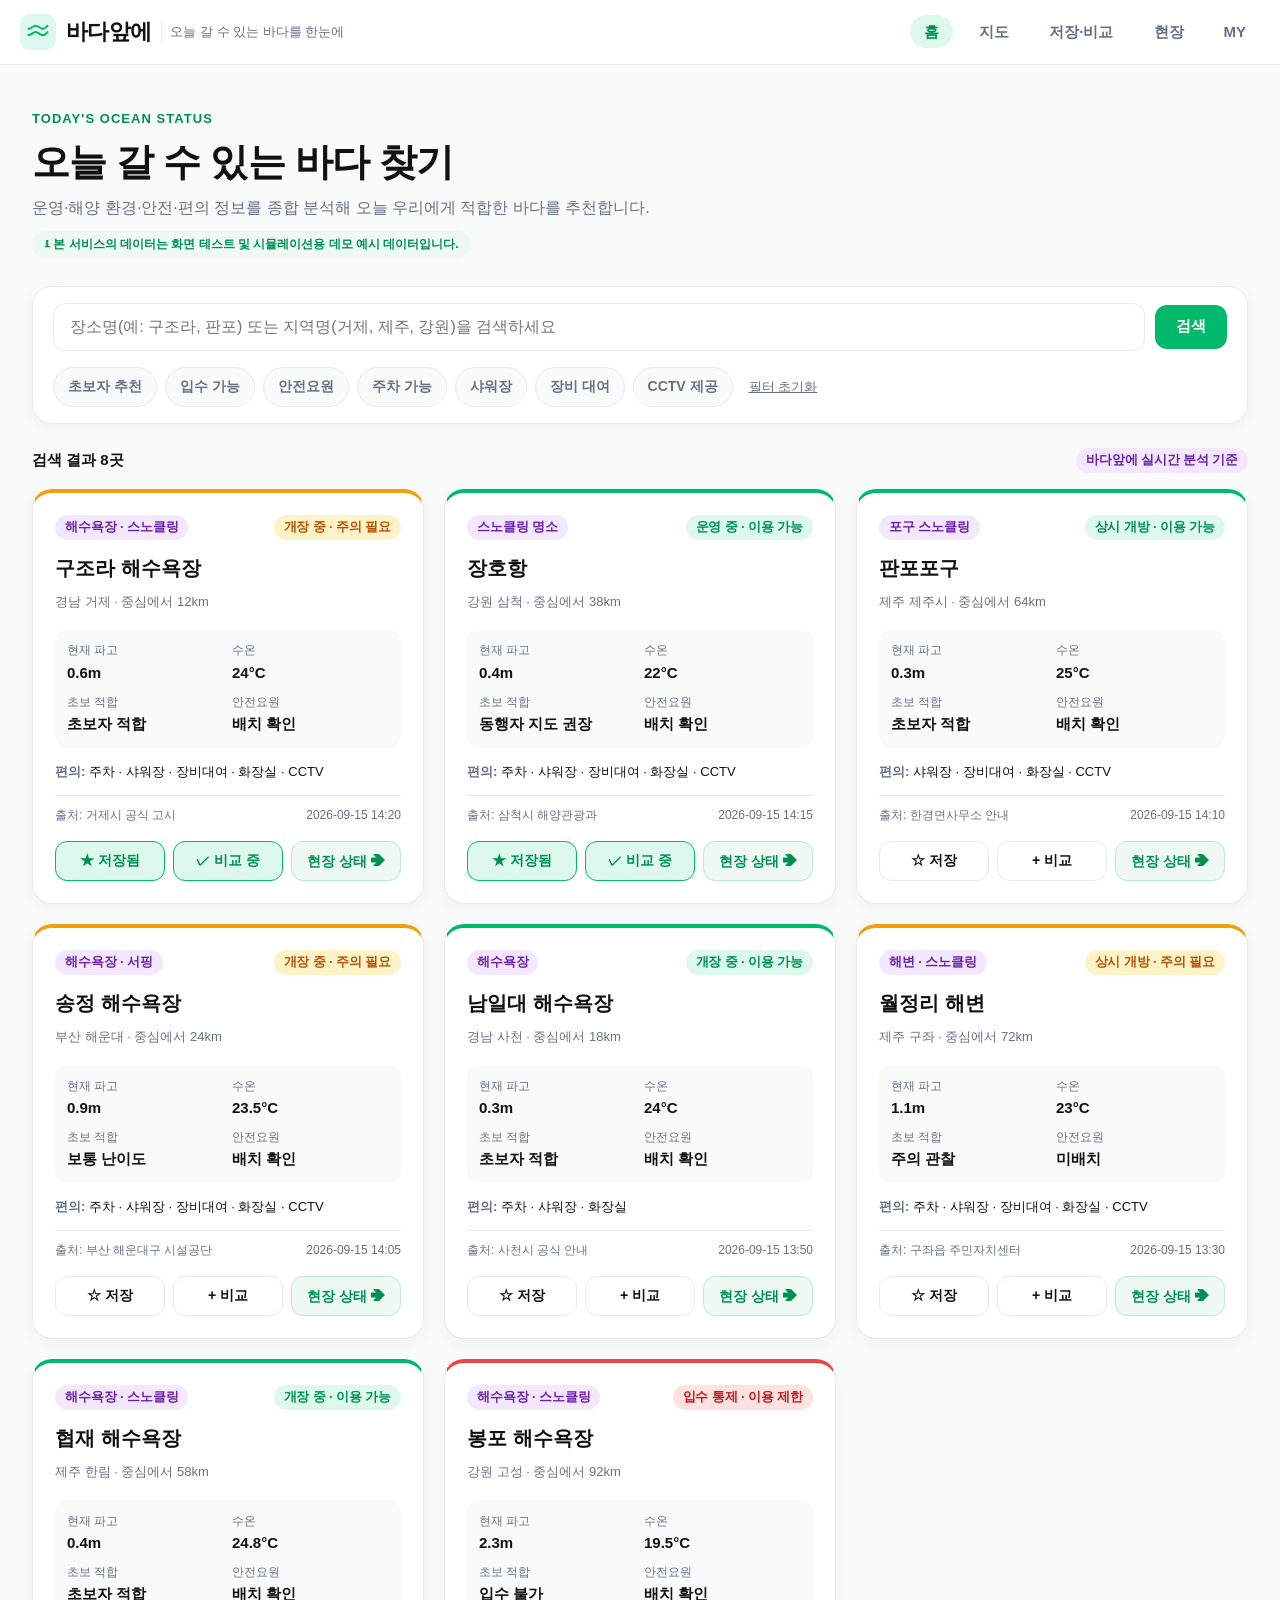
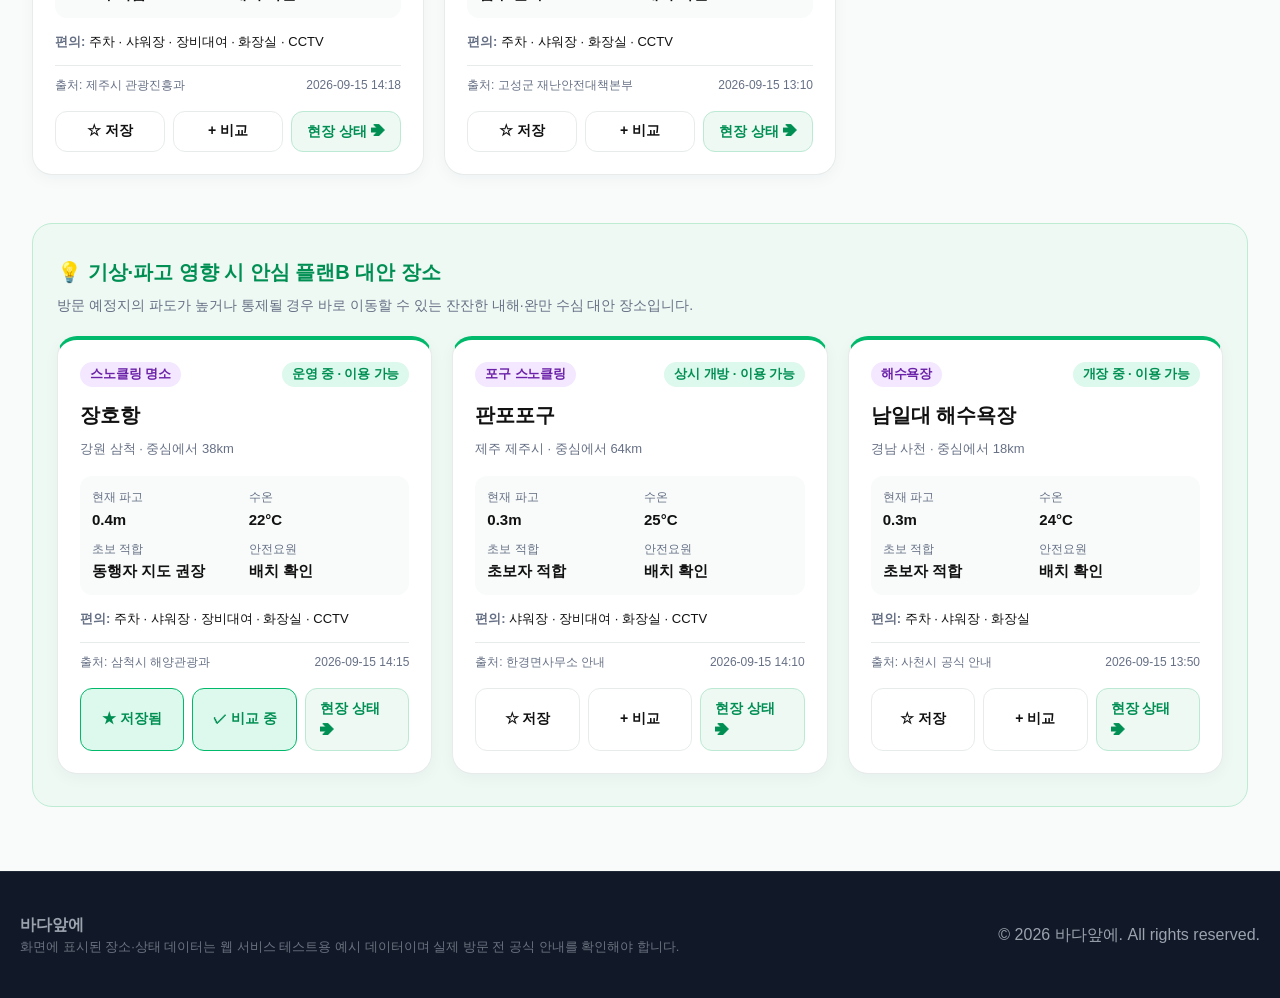
<file: TVC-1/index.html>
<!DOCTYPE html>
<html lang="ko">
<head>
  <meta charset="UTF-8">
  <meta name="viewport" content="width=device-width, initial-scale=1.0">
  <title>바다앞에 | 홈 - 오늘 갈 수 있는 바다를 한눈에</title>
  <meta name="description" content="전국 해수욕장과 스노클링 장소의 운영 상태, 해양 환경, 안전 정보, 편의시설을 실시간 확인하고 오늘 방문할 최적의 바다를 찾아보세요.">
  <link rel="stylesheet" href="styles.css">
</head>
<body>
  <!-- 본문 바로가기 -->
  <a href="#main-content" class="skip-link">본문 바로가기</a>

  <!-- 상단 헤더 & PC 네비게이션 -->
  <header class="site-header">
    <div class="site-header__container">
      <a href="index.html" class="site-header__brand" aria-label="바다앞에 홈">
        <span class="site-header__symbol" aria-hidden="true">
          <svg viewBox="0 0 28 20" fill="none" class="site-header__svg">
            <path d="M2 14C5.5 14 7.5 10 11 10C14.5 10 16.5 14 20 14C23.5 14 24.5 12 26 10" stroke="currentColor" stroke-width="2.6" stroke-linecap="round"/>
            <path d="M2 6C5.5 6 7.5 2 11 2C14.5 2 16.5 6 20 6C23.5 6 24.5 4 26 2" stroke="currentColor" stroke-width="2.6" stroke-linecap="round"/>
          </svg>
        </span>
        <span class="site-header__title">바다앞에</span>
        <span class="site-header__tagline">오늘 갈 수 있는 바다를 한눈에</span>
      </a>

      <!-- PC/태블릿 상단 메뉴 -->
      <nav class="site-nav" aria-label="주요 메뉴">
        <ul class="site-nav__list">
          <li class="site-nav__item"><a href="index.html" class="site-nav__link site-nav__link--active" aria-current="page">홈</a></li>
          <li class="site-nav__item"><a href="map.html" class="site-nav__link">지도</a></li>
          <li class="site-nav__item"><a href="saved.html" class="site-nav__link">저장·비교</a></li>
          <li class="site-nav__item"><a href="field.html" class="site-nav__link">현장</a></li>
          <li class="site-nav__item"><a href="my.html" class="site-nav__link">MY</a></li>
        </ul>
      </nav>
    </div>
  </header>

  <!-- 메인 콘텐츠 영역 -->
  <main id="main-content" class="main-wrapper">
    <!-- 헤더 섹션 -->
    <header class="page-header">
      <span class="page-header__eyebrow">TODAY'S OCEAN STATUS</span>
      <h1 class="page-header__title">오늘 갈 수 있는 바다 찾기</h1>
      <p class="page-header__desc">운영·해양 환경·안전·편의 정보를 종합 분석해 오늘 우리에게 적합한 바다를 추천합니다.</p>
      <div class="demo-disclaimer" role="note">
        <span>ℹ 본 서비스의 데이터는 화면 테스트 및 시뮬레이션용 데모 예시 데이터입니다.</span>
      </div>
    </header>

    <!-- 검색창 & 빠른 필터 섹션 -->
    <section class="home-search-bar" aria-label="장소 검색 및 필터">
      <div class="search-input-group">
        <label for="home-search-input" class="visually-hidden" style="position: absolute; width: 1px; height: 1px; overflow: hidden; clip: rect(0,0,0,0);">장소명 또는 지역 검색</label>
        <input type="search" id="home-search-input" class="search-input" placeholder="장소명(예: 구조라, 판포) 또는 지역명(거제, 제주, 강원)을 검색하세요" autocomplete="off">
        <button type="button" id="home-search-clear" class="btn-clear" aria-label="검색어 지우기">✕</button>
        <button type="button" id="home-search-btn" class="button button--primary">검색</button>
      </div>

      <div class="filters-wrapper">
        <div class="filters-row" role="group" aria-label="빠른 조건 필터">
          <button type="button" class="filter-chip" data-filter="beginner" aria-pressed="false">초보자 추천</button>
          <button type="button" class="filter-chip" data-filter="available" aria-pressed="false">입수 가능</button>
          <button type="button" class="filter-chip" data-filter="safety" aria-pressed="false">안전요원</button>
          <button type="button" class="filter-chip" data-filter="parking" aria-pressed="false">주차 가능</button>
          <button type="button" class="filter-chip" data-filter="shower" aria-pressed="false">샤워장</button>
          <button type="button" class="filter-chip" data-filter="rental" aria-pressed="false">장비 대여</button>
          <button type="button" class="filter-chip" data-filter="cctv" aria-pressed="false">CCTV 제공</button>
          <button type="button" id="home-filter-reset" class="btn-reset-filter">필터 초기화</button>
        </div>
      </div>
    </section>

    <!-- 추천 장소 카드 목록 영역 -->
    <section aria-label="장소 목록">
      <div class="results-meta">
        <span id="home-result-count" class="results-meta__count">검색 결과 계산 중...</span>
        <span class="status-badge status-badge--analysis">바다앞에 실시간 분석 기준</span>
      </div>

      <!-- 카드 그리드 (app.js 렌더링) -->
      <div id="home-places-grid" class="places-grid"></div>

      <!-- 검색 결과 없을 때 Empty State -->
      <div id="home-empty-state" class="empty-state" style="display: none;">
        <div class="empty-state__icon">🔍</div>
        <p class="empty-state__text">조건에 맞는 장소를 찾지 못했어요. 검색어나 필터를 변경해보세요.</p>
        <button type="button" class="button button--secondary" onclick="document.getElementById('home-filter-reset').click()">검색 조건 초기화</button>
      </div>
    </section>

    <!-- 상태가 좋지 않을 때의 대안 장소 섹션 -->
    <section id="home-alt-section" class="alt-places-section">
      <h2 class="alt-places-section__title">💡 기상·파고 영향 시 안심 플랜B 대안 장소</h2>
      <p class="alt-places-section__desc">방문 예정지의 파도가 높거나 통제될 경우 바로 이동할 수 있는 잔잔한 내해·완만 수심 대안 장소입니다.</p>
      <div id="home-alt-grid" class="places-grid"></div>
    </section>
  </main>

  <!-- 모바일 하단 고정 내비게이션 -->
  <nav class="mobile-nav" aria-label="모바일 하단 메뉴">
    <ul class="mobile-nav__list">
      <li class="mobile-nav__item">
        <a href="index.html" class="mobile-nav__link mobile-nav__link--active" aria-current="page">
          <span class="mobile-nav__icon">🏠</span>
          <span>홈</span>
        </a>
      </li>
      <li class="mobile-nav__item">
        <a href="map.html" class="mobile-nav__link">
          <span class="mobile-nav__icon">🗺️</span>
          <span>지도</span>
        </a>
      </li>
      <li class="mobile-nav__item">
        <a href="saved.html" class="mobile-nav__link">
          <span class="mobile-nav__icon">⚖️</span>
          <span>저장·비교</span>
        </a>
      </li>
      <li class="mobile-nav__item">
        <a href="field.html" class="mobile-nav__link">
          <span class="mobile-nav__icon">📡</span>
          <span>현장</span>
        </a>
      </li>
      <li class="mobile-nav__item">
        <a href="my.html" class="mobile-nav__link">
          <span class="mobile-nav__icon">👤</span>
          <span>MY</span>
        </a>
      </li>
    </ul>
  </nav>

  <!-- 공통 푸터 -->
  <footer class="site-footer">
    <div class="site-footer__container">
      <div>
        <strong>바다앞에</strong>
        <p class="site-footer__disclaimer">화면에 표시된 장소·상태 데이터는 웹 서비스 테스트용 예시 데이터이며 실제 방문 전 공식 안내를 확인해야 합니다.</p>
      </div>
      <p>© 2026 바다앞에. All rights reserved.</p>
    </div>
  </footer>

  <!-- 스크립트 연결 (data.js -> app.js 순서) -->
  <script src="data.js"></script>
  <script src="app.js"></script>
</body>
</html>
</file>
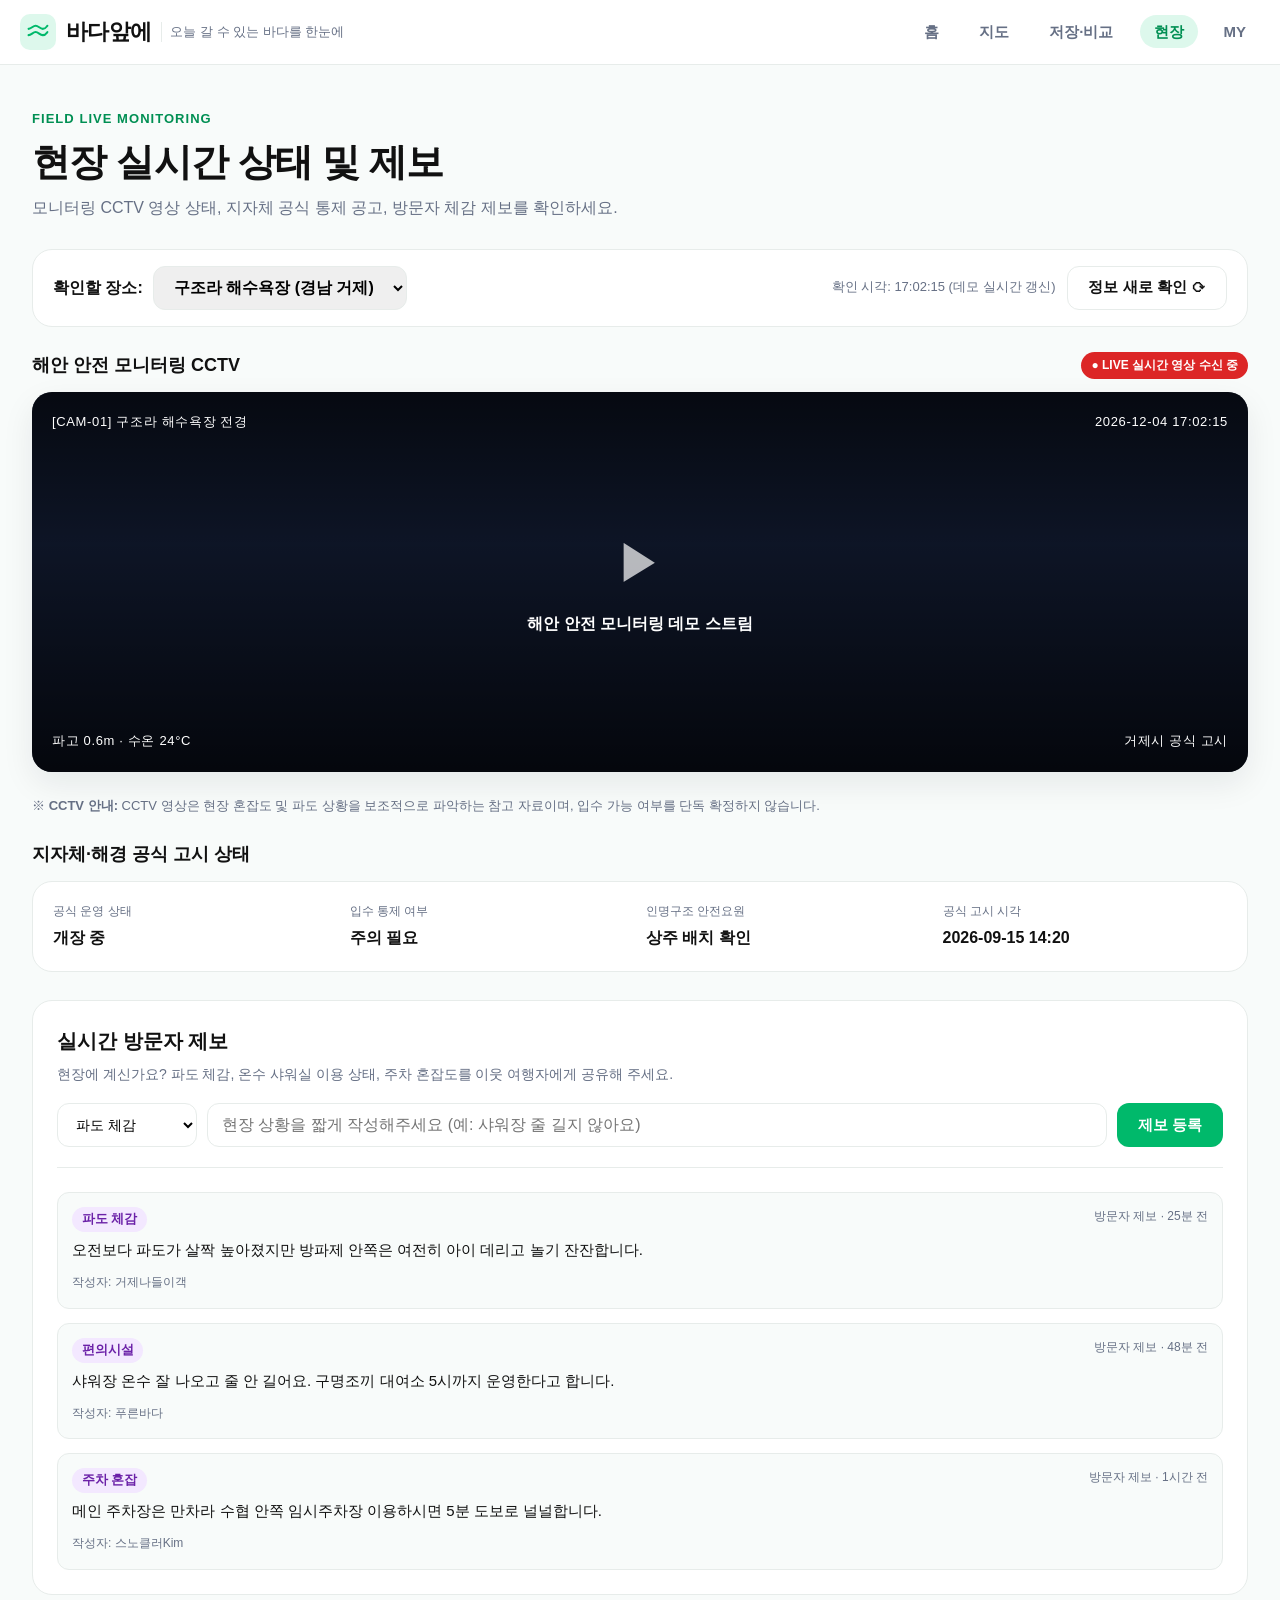
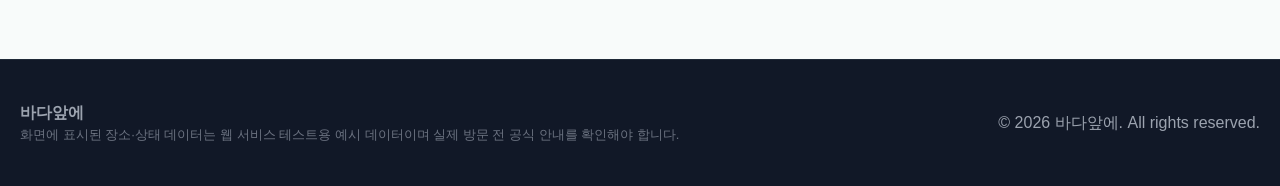
<file: TVC-1/field.html>
<!DOCTYPE html>
<html lang="ko">
<head>
  <meta charset="UTF-8">
  <meta name="viewport" content="width=device-width, initial-scale=1.0">
  <title>바다앞에 | 현장 - CCTV 및 최신 현장 제보</title>
  <meta name="description" content="선택한 해수욕장의 모니터링 CCTV 상태, 행정 공식 통제 현황, 방문자 실시간 제보를 확인하세요.">
  <link rel="stylesheet" href="styles.css">
</head>
<body>
  <!-- 본문 바로가기 -->
  <a href="#main-content" class="skip-link">본문 바로가기</a>

  <!-- 상단 헤더 & PC 네비게이션 -->
  <header class="site-header">
    <div class="site-header__container">
      <a href="index.html" class="site-header__brand" aria-label="바다앞에 홈">
        <span class="site-header__symbol" aria-hidden="true">
          <svg viewBox="0 0 28 20" fill="none" class="site-header__svg">
            <path d="M2 14C5.5 14 7.5 10 11 10C14.5 10 16.5 14 20 14C23.5 14 24.5 12 26 10" stroke="currentColor" stroke-width="2.6" stroke-linecap="round"/>
            <path d="M2 6C5.5 6 7.5 2 11 2C14.5 2 16.5 6 20 6C23.5 6 24.5 4 26 2" stroke="currentColor" stroke-width="2.6" stroke-linecap="round"/>
          </svg>
        </span>
        <span class="site-header__title">바다앞에</span>
        <span class="site-header__tagline">오늘 갈 수 있는 바다를 한눈에</span>
      </a>

      <!-- PC/태블릿 상단 메뉴 -->
      <nav class="site-nav" aria-label="주요 메뉴">
        <ul class="site-nav__list">
          <li class="site-nav__item"><a href="index.html" class="site-nav__link">홈</a></li>
          <li class="site-nav__item"><a href="map.html" class="site-nav__link">지도</a></li>
          <li class="site-nav__item"><a href="saved.html" class="site-nav__link">저장·비교</a></li>
          <li class="site-nav__item"><a href="field.html" class="site-nav__link site-nav__link--active" aria-current="page">현장</a></li>
          <li class="site-nav__item"><a href="my.html" class="site-nav__link">MY</a></li>
        </ul>
      </nav>
    </div>
  </header>

  <!-- 메인 콘텐츠 영역 -->
  <main id="main-content" class="main-wrapper">
    <header class="page-header">
      <span class="page-header__eyebrow">FIELD LIVE MONITORING</span>
      <h1 class="page-header__title">현장 실시간 상태 및 제보</h1>
      <p class="page-header__desc">모니터링 CCTV 영상 상태, 지자체 공식 통제 공고, 방문자 체감 제보를 확인하세요.</p>
    </header>

    <!-- 장소 선택 드롭다운 및 새로고침 바 -->
    <section class="field-selector-bar" aria-label="모니터링 장소 선택">
      <div class="field-select-group">
        <label for="field-place-select" style="font-weight: 700;">확인할 장소:</label>
        <select id="field-place-select" class="field-select">
          <!-- app.js에서 8개 장소 옵션 생성 -->
        </select>
      </div>

      <div style="display: flex; align-items: center; gap: 12px;">
        <span id="field-refresh-time" style="font-size: 0.8125rem; color: var(--color-text-muted);">확인 시각 갱신 중...</span>
        <button type="button" id="field-refresh-btn" class="button button--secondary">정보 새로 확인 ⟳</button>
      </div>
    </section>

    <!-- CCTV 모니터링 영역 -->
    <section class="cctv-section" aria-label="해안 CCTV 모니터링">
      <div style="display: flex; justify-content: space-between; align-items: center; margin-bottom: 12px;">
        <h2 style="font-size: 1.125rem; font-weight: 800;">해안 안전 모니터링 CCTV</h2>
        <span id="field-cctv-status" class="cctv-badge cctv-badge--live">● LIVE 실시간 수신 중</span>
      </div>

      <!-- 모니터링 화면 플레이스홀더 (app.js 렌더링) -->
      <div id="field-cctv-screen" class="cctv-screen"></div>

      <p style="font-size: 0.8125rem; color: var(--color-text-muted); margin-bottom: 24px;">
        ※ <strong>CCTV 안내:</strong> CCTV 영상은 현장 혼잡도 및 파도 상황을 보조적으로 파악하는 참고 자료이며, 입수 가능 여부를 단독 확정하지 않습니다.
      </p>
    </section>

    <!-- 공식 행정 통제 및 요원 배치 현황 -->
    <section class="official-section" aria-label="지자체 공식 공고 상태">
      <h2 style="font-size: 1.125rem; font-weight: 800; margin-bottom: 12px;">지자체·해경 공식 고시 상태</h2>
      <div id="field-official-box">
        <!-- app.js 렌더링 -->
      </div>
    </section>

    <!-- 방문자 현장 제보 영역 -->
    <section class="report-section" aria-label="방문자 현장 제보">
      <h2 style="font-size: 1.25rem; font-weight: 800; margin-bottom: 6px;">실시간 방문자 제보</h2>
      <p style="font-size: 0.875rem; color: var(--color-text-muted); margin-bottom: 18px;">
        현장에 계신가요? 파도 체감, 온수 샤워실 이용 상태, 주차 혼잡도를 이웃 여행자에게 공유해 주세요.
      </p>

      <!-- 제보 입력 폼 (XSS 방지 및 검증) -->
      <form id="field-report-form" class="report-form">
        <div class="report-form__row">
          <label for="field-report-type" class="visually-hidden" style="position: absolute; width: 1px; height: 1px; overflow: hidden; clip: rect(0,0,0,0);">제보 유형 선택</label>
          <select id="field-report-type" class="select-control" style="min-width: 140px;">
            <option value="wave">파도 체감</option>
            <option value="parking">주차 혼잡</option>
            <option value="facility">편의시설</option>
            <option value="water">수온/시야</option>
            <option value="safety">안전 상황</option>
          </select>

          <label for="field-report-text" class="visually-hidden" style="position: absolute; width: 1px; height: 1px; overflow: hidden; clip: rect(0,0,0,0);">제보 내용</label>
          <input type="text" id="field-report-text" class="report-input" placeholder="현장 상황을 짧게 작성해주세요 (예: 샤워장 줄 길지 않아요)" autocomplete="off">

          <button type="submit" class="button button--primary" style="white-space: nowrap;">제보 등록</button>
        </div>
      </form>

      <!-- 제보 목록 -->
      <ul id="field-report-list" class="report-list" aria-live="polite">
        <!-- app.js에서 렌더링 -->
      </ul>
    </section>
  </main>

  <!-- 모바일 하단 고정 내비게이션 -->
  <nav class="mobile-nav" aria-label="모바일 하단 메뉴">
    <ul class="mobile-nav__list">
      <li class="mobile-nav__item">
        <a href="index.html" class="mobile-nav__link">
          <span class="mobile-nav__icon">🏠</span>
          <span>홈</span>
        </a>
      </li>
      <li class="mobile-nav__item">
        <a href="map.html" class="mobile-nav__link">
          <span class="mobile-nav__icon">🗺️</span>
          <span>지도</span>
        </a>
      </li>
      <li class="mobile-nav__item">
        <a href="saved.html" class="mobile-nav__link">
          <span class="mobile-nav__icon">⚖️</span>
          <span>저장·비교</span>
        </a>
      </li>
      <li class="mobile-nav__item">
        <a href="field.html" class="mobile-nav__link mobile-nav__link--active" aria-current="page">
          <span class="mobile-nav__icon">📡</span>
          <span>현장</span>
        </a>
      </li>
      <li class="mobile-nav__item">
        <a href="my.html" class="mobile-nav__link">
          <span class="mobile-nav__icon">👤</span>
          <span>MY</span>
        </a>
      </li>
    </ul>
  </nav>

  <!-- 공통 푸터 -->
  <footer class="site-footer">
    <div class="site-footer__container">
      <div>
        <strong>바다앞에</strong>
        <p class="site-footer__disclaimer">화면에 표시된 장소·상태 데이터는 웹 서비스 테스트용 예시 데이터이며 실제 방문 전 공식 안내를 확인해야 합니다.</p>
      </div>
      <p>© 2026 바다앞에. All rights reserved.</p>
    </div>
  </footer>

  <!-- 스크립트 연결 -->
  <script src="data.js"></script>
  <script src="app.js"></script>
</body>
</html>
</file>
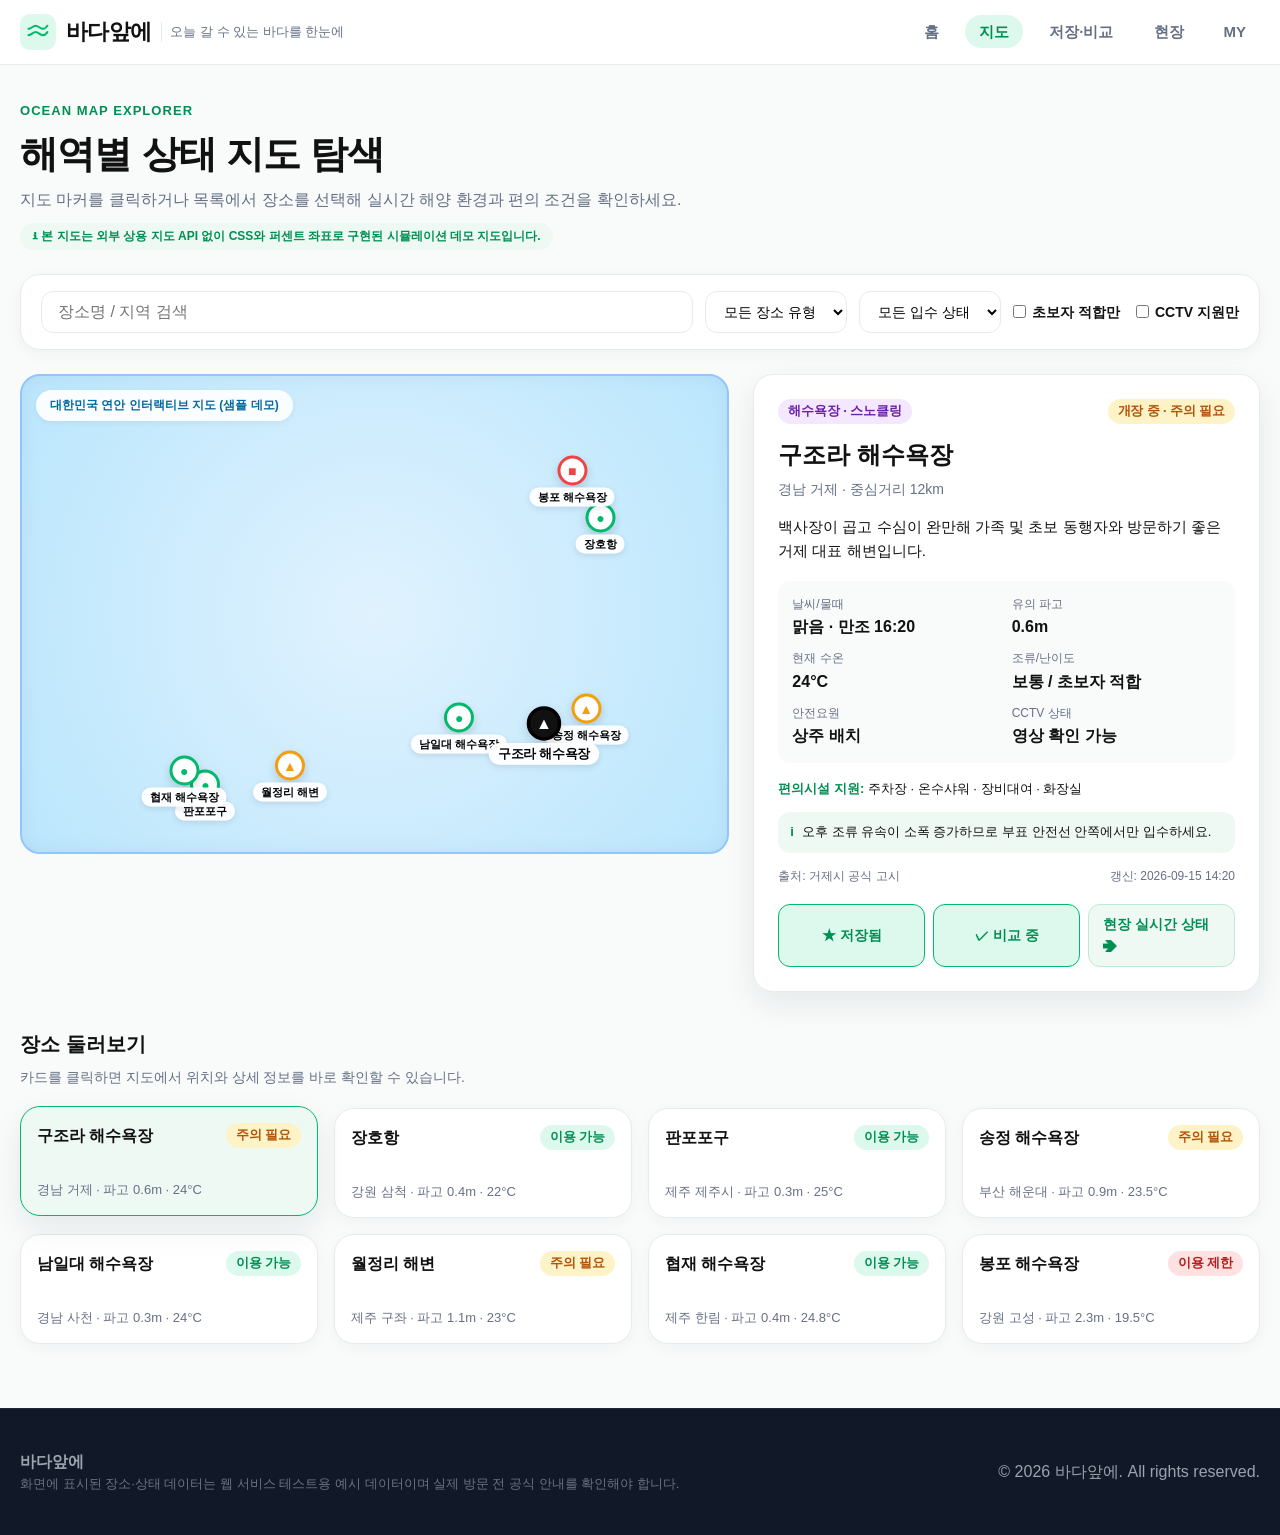
<file: TVC-1/map.html>
<!DOCTYPE html>
<html lang="ko">
<head>
  <meta charset="UTF-8">
  <meta name="viewport" content="width=device-width, initial-scale=1.0">
  <title>바다앞에 | 지도 - 지역과 조건으로 장소 탐색</title>
  <meta name="description" content="전국 연안 해수욕장과 스노클링 명소를 대화형 데모 지도와 조건 필터로 탐색하고 상세 상태를 확인하세요.">
  <link rel="stylesheet" href="styles.css">
</head>
<body>
  <!-- 본문 바로가기 -->
  <a href="#main-content" class="skip-link">본문 바로가기</a>

  <!-- 상단 헤더 & PC 네비게이션 -->
  <header class="site-header">
    <div class="site-header__container">
      <a href="index.html" class="site-header__brand" aria-label="바다앞에 홈">
        <span class="site-header__symbol" aria-hidden="true">
          <svg viewBox="0 0 28 20" fill="none" class="site-header__svg">
            <path d="M2 14C5.5 14 7.5 10 11 10C14.5 10 16.5 14 20 14C23.5 14 24.5 12 26 10" stroke="currentColor" stroke-width="2.6" stroke-linecap="round"/>
            <path d="M2 6C5.5 6 7.5 2 11 2C14.5 2 16.5 6 20 6C23.5 6 24.5 4 26 2" stroke="currentColor" stroke-width="2.6" stroke-linecap="round"/>
          </svg>
        </span>
        <span class="site-header__title">바다앞에</span>
        <span class="site-header__tagline">오늘 갈 수 있는 바다를 한눈에</span>
      </a>

      <!-- PC/태블릿 상단 메뉴 -->
      <nav class="site-nav" aria-label="주요 메뉴">
        <ul class="site-nav__list">
          <li class="site-nav__item"><a href="index.html" class="site-nav__link">홈</a></li>
          <li class="site-nav__item"><a href="map.html" class="site-nav__link site-nav__link--active" aria-current="page">지도</a></li>
          <li class="site-nav__item"><a href="saved.html" class="site-nav__link">저장·비교</a></li>
          <li class="site-nav__item"><a href="field.html" class="site-nav__link">현장</a></li>
          <li class="site-nav__item"><a href="my.html" class="site-nav__link">MY</a></li>
        </ul>
      </nav>
    </div>
  </header>

  <!-- 메인 콘텐츠 영역 -->
  <main id="main-content" class="map-page">
    <div class="map-page__container">
      <!-- 1. 페이지 헤더 -->
      <section class="map-page__header">
        <span class="page-header__eyebrow">OCEAN MAP EXPLORER</span>
        <h1 class="page-header__title">해역별 상태 지도 탐색</h1>
        <p class="page-header__desc">지도 마커를 클릭하거나 목록에서 장소를 선택해 실시간 해양 환경과 편의 조건을 확인하세요.</p>
        <div class="demo-disclaimer" role="note">
          <span>ℹ 본 지도는 외부 상용 지도 API 없이 CSS와 퍼센트 좌표로 구현된 시뮬레이션 데모 지도입니다.</span>
        </div>
      </section>

      <!-- 2. 검색 및 필터 -->
      <section class="map-filter" aria-label="지도 검색 및 필터 옵션">
        <div class="map-filter__row">
          <label for="map-search-input" class="visually-hidden" style="position: absolute; width: 1px; height: 1px; overflow: hidden; clip: rect(0,0,0,0);">지도 내 장소 검색</label>
          <input type="search" id="map-search-input" class="search-input map-filter__search" placeholder="장소명 / 지역 검색">

          <label for="map-filter-type" class="visually-hidden" style="position: absolute; width: 1px; height: 1px; overflow: hidden; clip: rect(0,0,0,0);">장소 유형</label>
          <select id="map-filter-type" class="select-control">
            <option value="all">모든 장소 유형</option>
            <option value="beach">해수욕장 위주</option>
            <option value="snorkeling">스노클링 명소</option>
          </select>

          <label for="map-filter-status" class="visually-hidden" style="position: absolute; width: 1px; height: 1px; overflow: hidden; clip: rect(0,0,0,0);">입수 상태</label>
          <select id="map-filter-status" class="select-control">
            <option value="all">모든 입수 상태</option>
            <option value="available">이용 가능</option>
            <option value="warning">주의 필요</option>
            <option value="restricted">이용 제한·통제</option>
          </select>

          <div class="map-filter__checks">
            <label class="checkbox-label">
              <input type="checkbox" id="map-filter-beginner">
              초보자 적합만
            </label>

            <label class="checkbox-label">
              <input type="checkbox" id="map-filter-cctv">
              CCTV 지원만
            </label>
          </div>
        </div>
      </section>

      <!-- 3. 지도 및 상세 패널 영역 -->
      <section class="map-explorer" aria-label="데모 지도 및 선택 장소 상세 정보">
        <div class="map-explorer__layout">
          <!-- 좌측 지도 영역 -->
          <div class="map-explorer__visual">
            <div id="map-canvas" class="map-canvas map-explorer__canvas">
              <!-- app.js에서 마커 렌더링 -->
            </div>
          </div>

          <!-- 우측 선택 장소 상세 패널 -->
          <aside id="map-detail-panel" class="map-explorer__panel" aria-label="선택 장소 상세 정보">
            <!-- app.js에서 패널 렌더링 -->
          </aside>
        </div>
      </section>

      <!-- 4. 장소 카드 목록 영역 (반응형 그리드 4열 -> 2열 -> 1열) -->
      <section class="place-results" aria-label="지도 장소 전체 목록">
        <div class="place-results__head">
          <h2 class="place-results__title">장소 둘러보기</h2>
          <span class="place-results__sub">카드를 클릭하면 지도에서 위치와 상세 정보를 바로 확인할 수 있습니다.</span>
        </div>
        <div id="map-list-grid" class="place-results__list">
          <!-- app.js에서 목록 렌더링 -->
        </div>
      </section>
    </div>
  </main>

  <!-- 모바일 하단 고정 내비게이션 -->
  <nav class="mobile-nav" aria-label="모바일 하단 메뉴">
    <ul class="mobile-nav__list">
      <li class="mobile-nav__item">
        <a href="index.html" class="mobile-nav__link">
          <span class="mobile-nav__icon">🏠</span>
          <span>홈</span>
        </a>
      </li>
      <li class="mobile-nav__item">
        <a href="map.html" class="mobile-nav__link mobile-nav__link--active" aria-current="page">
          <span class="mobile-nav__icon">🗺️</span>
          <span>지도</span>
        </a>
      </li>
      <li class="mobile-nav__item">
        <a href="saved.html" class="mobile-nav__link">
          <span class="mobile-nav__icon">⚖️</span>
          <span>저장·비교</span>
        </a>
      </li>
      <li class="mobile-nav__item">
        <a href="field.html" class="mobile-nav__link">
          <span class="mobile-nav__icon">📡</span>
          <span>현장</span>
        </a>
      </li>
      <li class="mobile-nav__item">
        <a href="my.html" class="mobile-nav__link">
          <span class="mobile-nav__icon">👤</span>
          <span>MY</span>
        </a>
      </li>
    </ul>
  </nav>

  <!-- 공통 푸터 -->
  <footer class="site-footer">
    <div class="site-footer__container">
      <div>
        <strong>바다앞에</strong>
        <p class="site-footer__disclaimer">화면에 표시된 장소·상태 데이터는 웹 서비스 테스트용 예시 데이터이며 실제 방문 전 공식 안내를 확인해야 합니다.</p>
      </div>
      <p>© 2026 바다앞에. All rights reserved.</p>
    </div>
  </footer>

  <!-- 스크립트 연결 -->
  <script src="data.js"></script>
  <script src="app.js"></script>
</body>
</html>
</file>
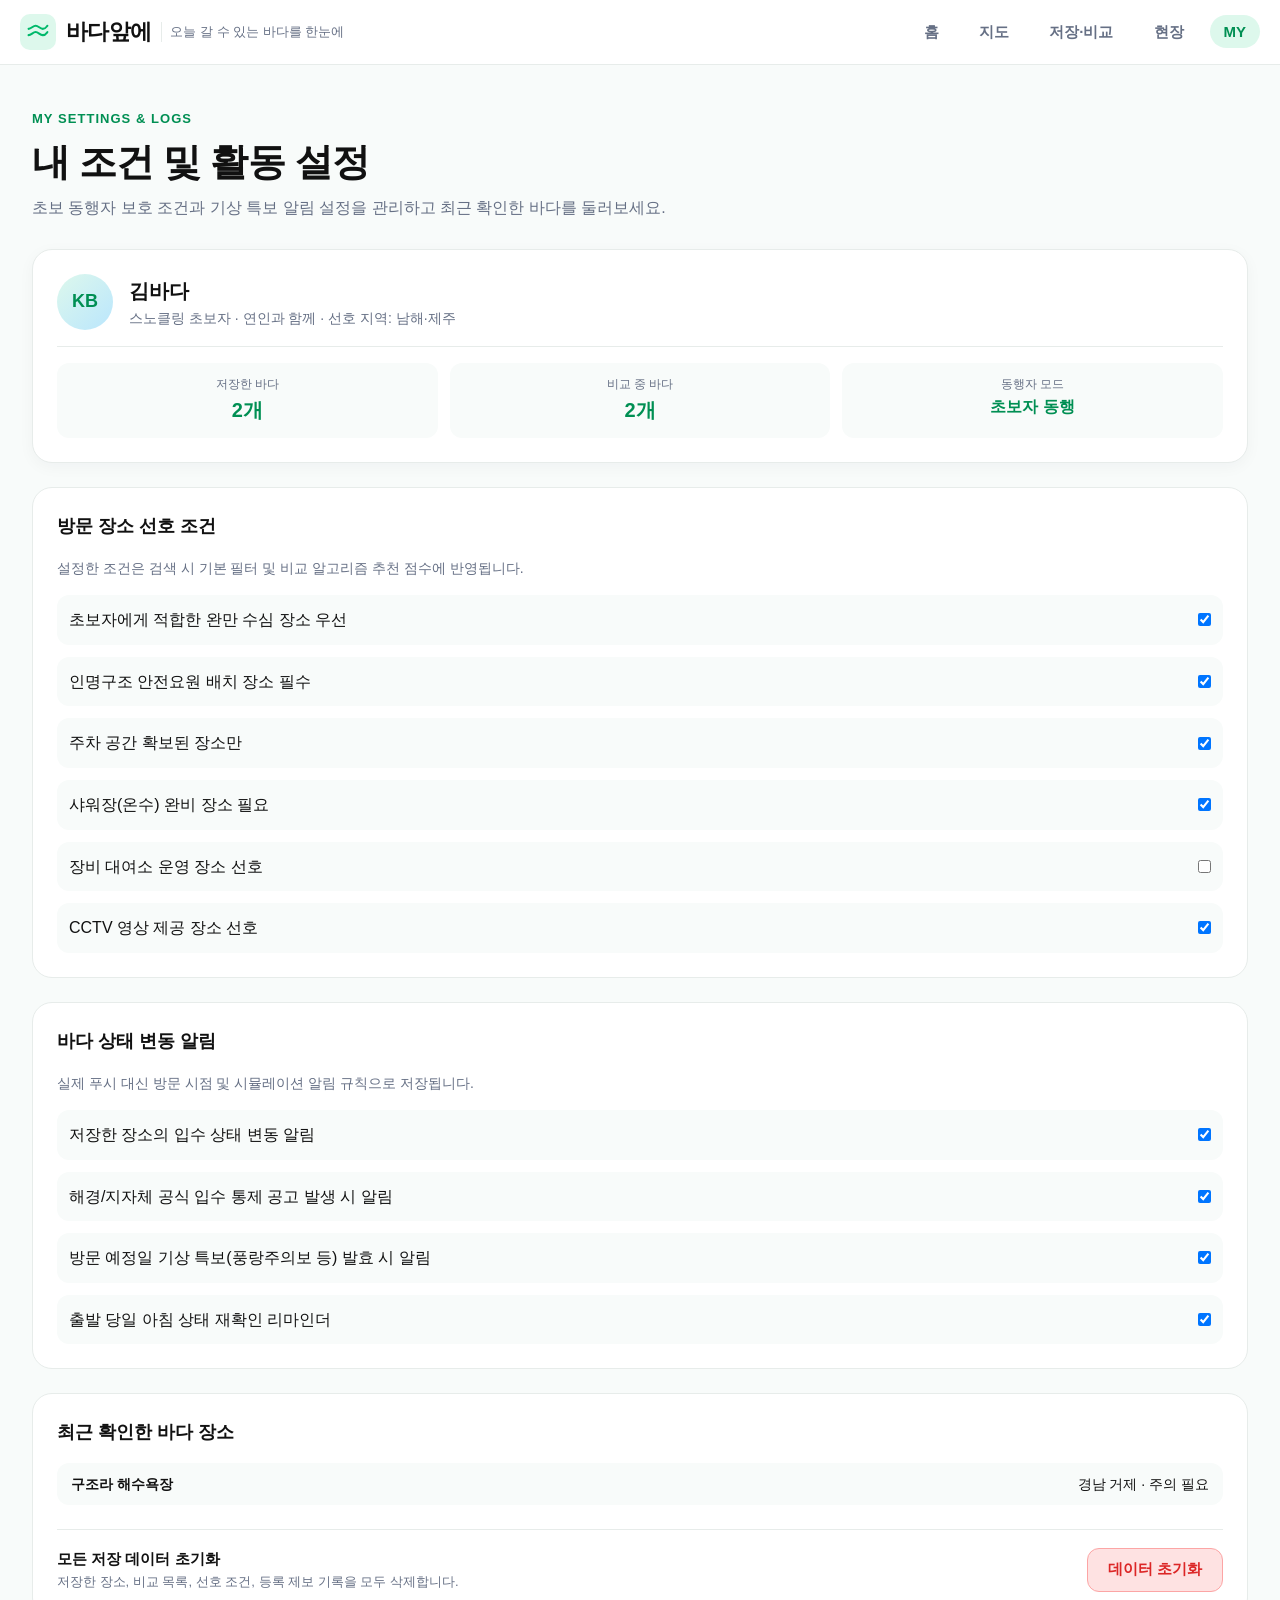
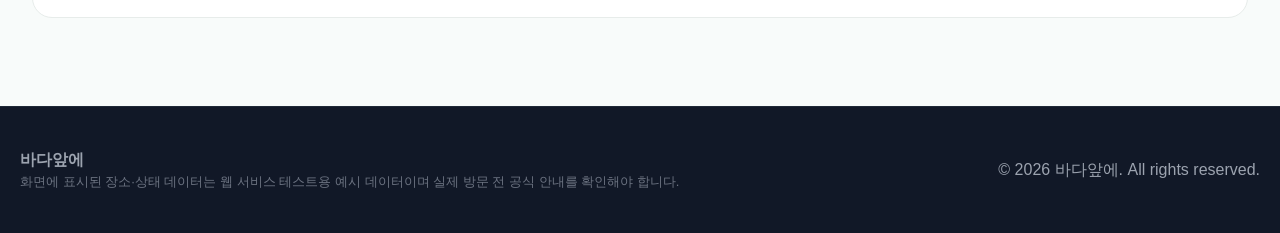
<file: TVC-1/my.html>
<!DOCTYPE html>
<html lang="ko">
<head>
  <meta charset="UTF-8">
  <meta name="viewport" content="width=device-width, initial-scale=1.0">
  <title>바다앞에 | MY - 사용자 선호 조건 및 알림 관리</title>
  <meta name="description" content="동행자 맞춤 선호 조건, 알림 설정 및 저장 기록을 관리하세요.">
  <link rel="stylesheet" href="styles.css">
</head>
<body>
  <!-- 본문 바로가기 -->
  <a href="#main-content" class="skip-link">본문 바로가기</a>

  <!-- 상단 헤더 & PC 네비게이션 -->
  <header class="site-header">
    <div class="site-header__container">
      <a href="index.html" class="site-header__brand" aria-label="바다앞에 홈">
        <span class="site-header__symbol" aria-hidden="true">
          <svg viewBox="0 0 28 20" fill="none" class="site-header__svg">
            <path d="M2 14C5.5 14 7.5 10 11 10C14.5 10 16.5 14 20 14C23.5 14 24.5 12 26 10" stroke="currentColor" stroke-width="2.6" stroke-linecap="round"/>
            <path d="M2 6C5.5 6 7.5 2 11 2C14.5 2 16.5 6 20 6C23.5 6 24.5 4 26 2" stroke="currentColor" stroke-width="2.6" stroke-linecap="round"/>
          </svg>
        </span>
        <span class="site-header__title">바다앞에</span>
        <span class="site-header__tagline">오늘 갈 수 있는 바다를 한눈에</span>
      </a>

      <!-- PC/태블릿 상단 메뉴 -->
      <nav class="site-nav" aria-label="주요 메뉴">
        <ul class="site-nav__list">
          <li class="site-nav__item"><a href="index.html" class="site-nav__link">홈</a></li>
          <li class="site-nav__item"><a href="map.html" class="site-nav__link">지도</a></li>
          <li class="site-nav__item"><a href="saved.html" class="site-nav__link">저장·비교</a></li>
          <li class="site-nav__item"><a href="field.html" class="site-nav__link">현장</a></li>
          <li class="site-nav__item"><a href="my.html" class="site-nav__link site-nav__link--active" aria-current="page">MY</a></li>
        </ul>
      </nav>
    </div>
  </header>

  <!-- 메인 콘텐츠 영역 -->
  <main id="main-content" class="main-wrapper">
    <header class="page-header">
      <span class="page-header__eyebrow">MY SETTINGS &amp; LOGS</span>
      <h1 class="page-header__title">내 조건 및 활동 설정</h1>
      <p class="page-header__desc">초보 동행자 보호 조건과 기상 특보 알림 설정을 관리하고 최근 확인한 바다를 둘러보세요.</p>
    </header>

    <!-- 1. 프로필 요약 카드 -->
    <article class="my-profile-card">
      <div style="display: flex; align-items: center; gap: 16px;">
        <div style="width: 56px; height: 56px; border-radius: 50%; background: linear-gradient(135deg, var(--color-primary-light) 0%, #BAE6FD 100%); display: flex; align-items: center; justify-content: center; font-weight: 800; color: var(--color-primary-dark); font-size: 1.125rem;">
          KB
        </div>
        <div>
          <h2 style="font-size: 1.25rem; font-weight: 800; color: var(--color-text);">김바다</h2>
          <p style="font-size: 0.875rem; color: var(--color-text-muted);">스노클링 초보자 · 연인과 함께 · 선호 지역: 남해·제주</p>
        </div>
      </div>

      <div class="my-stats-grid">
        <div class="my-stat-box">
          <span class="my-stat-box__label">저장한 바다</span>
          <strong id="my-saved-count" class="my-stat-box__val">0개</strong>
        </div>
        <div class="my-stat-box">
          <span class="my-stat-box__label">비교 중 바다</span>
          <strong id="my-compare-count" class="my-stat-box__val">0개</strong>
        </div>
        <div class="my-stat-box">
          <span class="my-stat-box__label">동행자 모드</span>
          <strong class="my-stat-box__val" style="font-size: 1rem; color: var(--color-primary-dark);">초보자 동행</strong>
        </div>
      </div>
    </article>

    <!-- 2. 맞춤 추천 선호 조건 설정 폼 -->
    <section class="settings-group" aria-label="선호 조건 설정">
      <h2 class="settings-group__title">방문 장소 선호 조건</h2>
      <p style="font-size: 0.875rem; color: var(--color-text-muted); margin-bottom: 16px;">설정한 조건은 검색 시 기본 필터 및 비교 알고리즘 추천 점수에 반영됩니다.</p>
      <form id="my-preferences-form" class="settings-list">
        <label class="setting-checkbox-item">
          <span>초보자에게 적합한 완만 수심 장소 우선</span>
          <input type="checkbox" name="beginnerFriendly" checked>
        </label>
        <label class="setting-checkbox-item">
          <span>인명구조 안전요원 배치 장소 필수</span>
          <input type="checkbox" name="safetyPersonnel" checked>
        </label>
        <label class="setting-checkbox-item">
          <span>주차 공간 확보된 장소만</span>
          <input type="checkbox" name="parking" checked>
        </label>
        <label class="setting-checkbox-item">
          <span>샤워장(온수) 완비 장소 필요</span>
          <input type="checkbox" name="shower" checked>
        </label>
        <label class="setting-checkbox-item">
          <span>장비 대여소 운영 장소 선호</span>
          <input type="checkbox" name="rental">
        </label>
        <label class="setting-checkbox-item">
          <span>CCTV 영상 제공 장소 선호</span>
          <input type="checkbox" name="cctv" checked>
        </label>
      </form>
    </section>

    <!-- 3. 알림 수신 설정 폼 -->
    <section class="settings-group" aria-label="알림 설정">
      <h2 class="settings-group__title">바다 상태 변동 알림</h2>
      <p style="font-size: 0.875rem; color: var(--color-text-muted); margin-bottom: 16px;">실제 푸시 대신 방문 시점 및 시뮬레이션 알림 규칙으로 저장됩니다.</p>
      <form id="my-notifications-form" class="settings-list">
        <label class="setting-checkbox-item">
          <span>저장한 장소의 입수 상태 변동 알림</span>
          <input type="checkbox" name="statusChange" checked>
        </label>
        <label class="setting-checkbox-item">
          <span>해경/지자체 공식 입수 통제 공고 발생 시 알림</span>
          <input type="checkbox" name="controlAlert" checked>
        </label>
        <label class="setting-checkbox-item">
          <span>방문 예정일 기상 특보(풍랑주의보 등) 발효 시 알림</span>
          <input type="checkbox" name="weatherWarning" checked>
        </label>
        <label class="setting-checkbox-item">
          <span>출발 당일 아침 상태 재확인 리마인더</span>
          <input type="checkbox" name="recheckReminder" checked>
        </label>
      </form>
    </section>

    <!-- 4. 최근 확인한 장소 기록 및 데이터 초기화 -->
    <section class="settings-group" aria-label="최근 활동 기록 및 초기화">
      <h2 class="settings-group__title">최근 확인한 바다 장소</h2>
      <ul id="my-recent-list" class="recent-list" style="margin-bottom: 24px;">
        <!-- app.js에서 렌더링 -->
      </ul>

      <div style="padding-top: 16px; border-top: 1px solid var(--color-border); display: flex; justify-content: space-between; align-items: center;">
        <div>
          <strong style="font-size: 0.9375rem; color: var(--color-text);">모든 저장 데이터 초기화</strong>
          <p style="font-size: 0.8125rem; color: var(--color-text-muted);">저장한 장소, 비교 목록, 선호 조건, 등록 제보 기록을 모두 삭제합니다.</p>
        </div>
        <button type="button" id="my-clear-all-btn" class="button" style="background-color: #FEE2E2; color: #DC2626; border-color: #FCA5A5;">데이터 초기화</button>
      </div>
    </section>
  </main>

  <!-- 모바일 하단 고정 내비게이션 -->
  <nav class="mobile-nav" aria-label="모바일 하단 메뉴">
    <ul class="mobile-nav__list">
      <li class="mobile-nav__item">
        <a href="index.html" class="mobile-nav__link">
          <span class="mobile-nav__icon">🏠</span>
          <span>홈</span>
        </a>
      </li>
      <li class="mobile-nav__item">
        <a href="map.html" class="mobile-nav__link">
          <span class="mobile-nav__icon">🗺️</span>
          <span>지도</span>
        </a>
      </li>
      <li class="mobile-nav__item">
        <a href="saved.html" class="mobile-nav__link">
          <span class="mobile-nav__icon">⚖️</span>
          <span>저장·비교</span>
        </a>
      </li>
      <li class="mobile-nav__item">
        <a href="field.html" class="mobile-nav__link">
          <span class="mobile-nav__icon">📡</span>
          <span>현장</span>
        </a>
      </li>
      <li class="mobile-nav__item">
        <a href="my.html" class="mobile-nav__link mobile-nav__link--active" aria-current="page">
          <span class="mobile-nav__icon">👤</span>
          <span>MY</span>
        </a>
      </li>
    </ul>
  </nav>

  <!-- 공통 푸터 -->
  <footer class="site-footer">
    <div class="site-footer__container">
      <div>
        <strong>바다앞에</strong>
        <p class="site-footer__disclaimer">화면에 표시된 장소·상태 데이터는 웹 서비스 테스트용 예시 데이터이며 실제 방문 전 공식 안내를 확인해야 합니다.</p>
      </div>
      <p>© 2026 바다앞에. All rights reserved.</p>
    </div>
  </footer>

  <!-- 스크립트 연결 -->
  <script src="data.js"></script>
  <script src="app.js"></script>
</body>
</html>
</file>
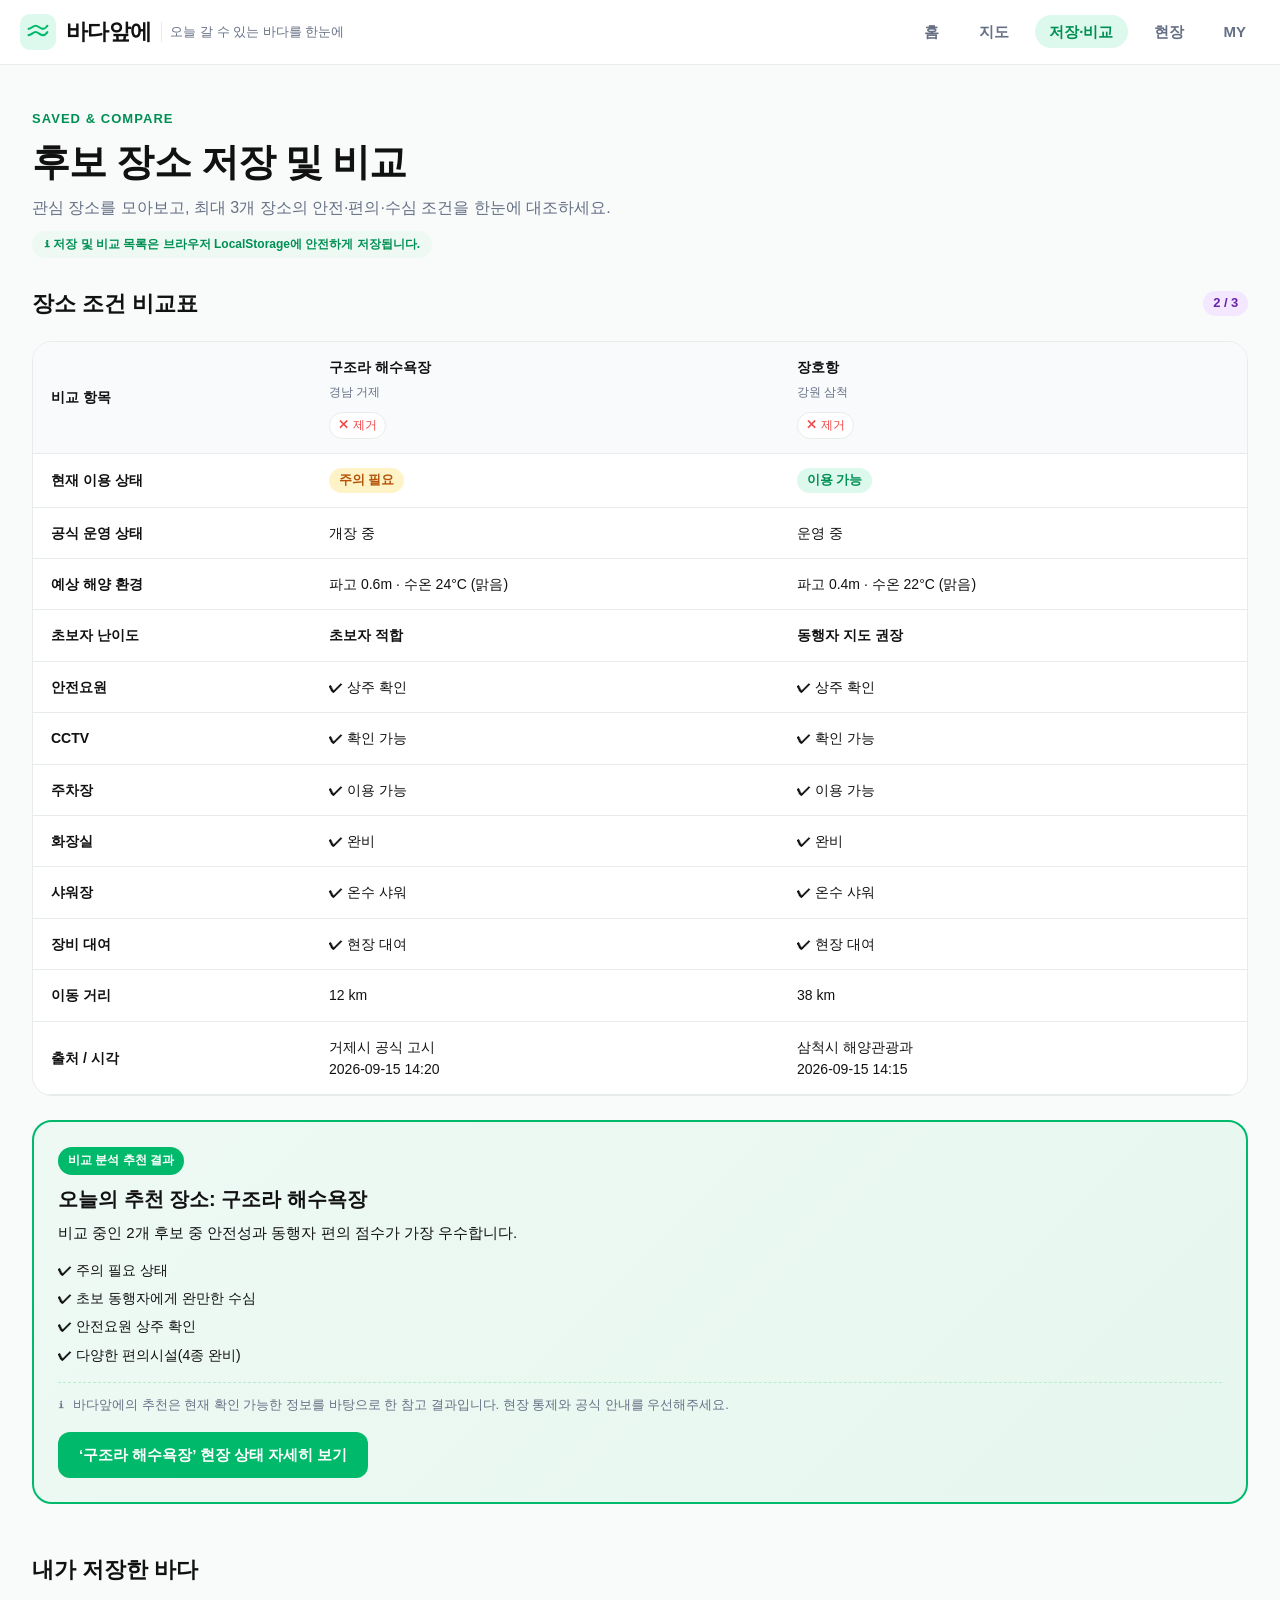
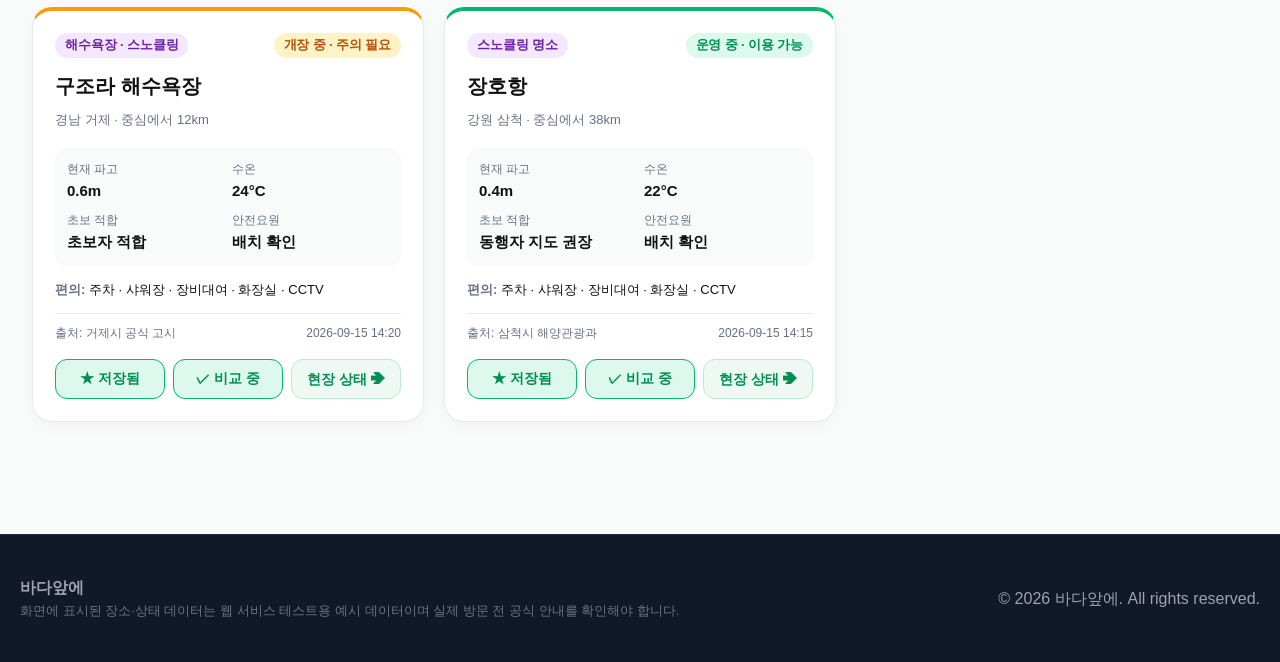
<file: TVC-1/saved.html>
<!DOCTYPE html>
<html lang="ko">
<head>
  <meta charset="UTF-8">
  <meta name="viewport" content="width=device-width, initial-scale=1.0">
  <title>바다앞에 | 저장·비교 - 후보 장소 다각도 비교</title>
  <meta name="description" content="저장한 관심 바다 장소를 확인하고 최대 3개 장소를 나란히 비교하여 최적의 방문 추천 결과를 확인하세요.">
  <link rel="stylesheet" href="styles.css">
</head>
<body>
  <!-- 본문 바로가기 -->
  <a href="#main-content" class="skip-link">본문 바로가기</a>

  <!-- 상단 헤더 & PC 네비게이션 -->
  <header class="site-header">
    <div class="site-header__container">
      <a href="index.html" class="site-header__brand" aria-label="바다앞에 홈">
        <span class="site-header__symbol" aria-hidden="true">
          <svg viewBox="0 0 28 20" fill="none" class="site-header__svg">
            <path d="M2 14C5.5 14 7.5 10 11 10C14.5 10 16.5 14 20 14C23.5 14 24.5 12 26 10" stroke="currentColor" stroke-width="2.6" stroke-linecap="round"/>
            <path d="M2 6C5.5 6 7.5 2 11 2C14.5 2 16.5 6 20 6C23.5 6 24.5 4 26 2" stroke="currentColor" stroke-width="2.6" stroke-linecap="round"/>
          </svg>
        </span>
        <span class="site-header__title">바다앞에</span>
        <span class="site-header__tagline">오늘 갈 수 있는 바다를 한눈에</span>
      </a>

      <!-- PC/태블릿 상단 메뉴 -->
      <nav class="site-nav" aria-label="주요 메뉴">
        <ul class="site-nav__list">
          <li class="site-nav__item"><a href="index.html" class="site-nav__link">홈</a></li>
          <li class="site-nav__item"><a href="map.html" class="site-nav__link">지도</a></li>
          <li class="site-nav__item"><a href="saved.html" class="site-nav__link site-nav__link--active" aria-current="page">저장·비교</a></li>
          <li class="site-nav__item"><a href="field.html" class="site-nav__link">현장</a></li>
          <li class="site-nav__item"><a href="my.html" class="site-nav__link">MY</a></li>
        </ul>
      </nav>
    </div>
  </header>

  <!-- 메인 콘텐츠 영역 -->
  <main id="main-content" class="main-wrapper">
    <header class="page-header">
      <span class="page-header__eyebrow">SAVED &amp; COMPARE</span>
      <h1 class="page-header__title">후보 장소 저장 및 비교</h1>
      <p class="page-header__desc">관심 장소를 모아보고, 최대 3개 장소의 안전·편의·수심 조건을 한눈에 대조하세요.</p>
      <div class="demo-disclaimer" role="note">
        <span>ℹ 저장 및 비교 목록은 브라우저 LocalStorage에 안전하게 저장됩니다.</span>
      </div>
    </header>

    <!-- 1. 비교 섹션 (최대 3개) -->
    <section class="section-block" aria-label="장소 다각도 비교표">
      <div class="section-block__head">
        <h2 class="section-block__title">장소 조건 비교표</h2>
        <span id="compare-count-badge" class="status-badge status-badge--analysis">0 / 3</span>
      </div>

      <!-- 비교표 래퍼 (가로 스크롤 지원) -->
      <div id="compare-table-wrapper" class="compare-table-wrapper">
        <!-- app.js에서 렌더링 -->
      </div>

      <!-- 비교 목록 Empty State -->
      <div id="compare-empty-state" class="empty-state" style="display: none;">
        <div class="empty-state__icon">⚖️</div>
        <p class="empty-state__text">현재 비교 중인 장소가 없습니다. 아래 저장 목록이나 홈·지도에서 [+ 비교] 버튼을 눌러보세요.</p>
        <a href="map.html" class="button button--secondary">지도에서 장소 찾아보기</a>
      </div>

      <!-- 스마트 추천 알고리즘 결과 카드 -->
      <div id="compare-recommendation" class="compare-recommendation" style="display: none; margin-top: 24px;">
        <!-- app.js에서 동적 추천 계산 결과 렌더링 -->
      </div>
    </section>

    <!-- 2. 저장한 장소 목록 섹션 -->
    <section class="section-block" aria-label="저장한 장소 목록">
      <div class="section-block__head">
        <h2 class="section-block__title">내가 저장한 바다</h2>
      </div>

      <!-- 저장 카드 그리드 -->
      <div id="saved-places-grid" class="places-grid"></div>

      <!-- 저장 목록 Empty State -->
      <div id="saved-empty-state" class="empty-state" style="display: none;">
        <div class="empty-state__icon">⭐</div>
        <p class="empty-state__text">아직 저장한 바다 장소가 없습니다. 마음에 드는 바다를 저장하고 비교해보세요.</p>
        <a href="map.html" class="button button--primary">장소 찾아보기</a>
      </div>
    </section>
  </main>

  <!-- 모바일 하단 고정 내비게이션 -->
  <nav class="mobile-nav" aria-label="모바일 하단 메뉴">
    <ul class="mobile-nav__list">
      <li class="mobile-nav__item">
        <a href="index.html" class="mobile-nav__link">
          <span class="mobile-nav__icon">🏠</span>
          <span>홈</span>
        </a>
      </li>
      <li class="mobile-nav__item">
        <a href="map.html" class="mobile-nav__link">
          <span class="mobile-nav__icon">🗺️</span>
          <span>지도</span>
        </a>
      </li>
      <li class="mobile-nav__item">
        <a href="saved.html" class="mobile-nav__link mobile-nav__link--active" aria-current="page">
          <span class="mobile-nav__icon">⚖️</span>
          <span>저장·비교</span>
        </a>
      </li>
      <li class="mobile-nav__item">
        <a href="field.html" class="mobile-nav__link">
          <span class="mobile-nav__icon">📡</span>
          <span>현장</span>
        </a>
      </li>
      <li class="mobile-nav__item">
        <a href="my.html" class="mobile-nav__link">
          <span class="mobile-nav__icon">👤</span>
          <span>MY</span>
        </a>
      </li>
    </ul>
  </nav>

  <!-- 공통 푸터 -->
  <footer class="site-footer">
    <div class="site-footer__container">
      <div>
        <strong>바다앞에</strong>
        <p class="site-footer__disclaimer">화면에 표시된 장소·상태 데이터는 웹 서비스 테스트용 예시 데이터이며 실제 방문 전 공식 안내를 확인해야 합니다.</p>
      </div>
      <p>© 2026 바다앞에. All rights reserved.</p>
    </div>
  </footer>

  <!-- 스크립트 연결 -->
  <script src="data.js"></script>
  <script src="app.js"></script>
</body>
</html>
</file>
<file: TVC-1/styles.css>
/* ==========================================================================
   바다앞에 (Badaape) - 공통 웹 서비스 스타일시트
   5개 메뉴 반응형 웹 서비스 / 모바일 하단 네비게이션 / BEM 규칙
   ========================================================================== */

:root {
  --color-primary: #00B96B;
  --color-primary-dark: #008F53;
  --color-primary-light: #DDF8EC;
  --color-mint-surface: #EEF9F4;
  --color-sky-surface: #EDF7FD;
  --color-surface: #FFFFFF;
  --color-background: #F8FBFA;
  --color-text: #111111;
  --color-text-muted: #667085;
  --color-border: #E7ECEA;
  --color-warning: #F59E0B;
  --color-warning-light: #FEF3C7;
  --color-danger: #EF4444;
  --color-danger-light: #FEE2E2;
  --shadow-card: 0 12px 32px rgba(17, 24, 39, 0.08);
  --shadow-subtle: 0 4px 16px rgba(17, 24, 39, 0.04);
  --radius-card: 20px;
  --radius-control: 12px;
  --radius-pill: 9999px;
  --space-unit: 4px;
  --content-width: 1320px;
}

/* 1. 기본 리셋 & 접근성 */
*,
*::before,
*::after {
  box-sizing: border-box;
  margin: 0;
  padding: 0;
}

html {
  scroll-behavior: smooth;
  font-size: 16px;
  -webkit-text-size-adjust: 100%;
}

body {
  font-family: Pretendard, -apple-system, BlinkMacSystemFont, "Segoe UI", Roboto, "Helvetica Neue", Arial, sans-serif;
  font-size: 1rem;
  line-height: 1.6;
  color: var(--color-text);
  background-color: var(--color-background);
  -webkit-font-smoothing: antialiased;
  -moz-osx-font-smoothing: grayscale;
  word-break: keep-all;
  overflow-x: hidden;
  padding-bottom: 74px; /* 모바일 하단 네비게이션 공간 확보 */
}

@media (min-width: 768px) {
  body {
    padding-bottom: 0;
  }
}

:focus-visible {
  outline: 3px solid var(--color-primary);
  outline-offset: 3px;
  border-radius: 4px;
}

.skip-link {
  position: absolute;
  top: -100px;
  left: 20px;
  z-index: 1000;
  padding: 12px 20px;
  background-color: var(--color-text);
  color: var(--color-surface);
  font-weight: 700;
  text-decoration: none;
  border-radius: var(--radius-control);
  transition: top 0.2s ease;
}

.skip-link:focus {
  top: 16px;
}

ul, ol { list-style: none; }
a { color: inherit; text-decoration: none; }
img, svg { display: block; }
button, input, select, textarea { font-family: inherit; font-size: inherit; }

/* 2. 공통 헤더 & 상단 내비게이션 */
.site-header {
  background-color: var(--color-surface);
  border-bottom: 1px solid var(--color-border);
  position: sticky;
  top: 0;
  z-index: 100;
}

.site-header__container {
  max-width: var(--content-width);
  margin: 0 auto;
  padding: 14px 20px;
  display: flex;
  align-items: center;
  justify-content: space-between;
}

.site-header__brand {
  display: flex;
  align-items: center;
  gap: 10px;
}

.site-header__symbol {
  display: flex;
  align-items: center;
  justify-content: center;
  width: 36px;
  height: 36px;
  background-color: var(--color-primary-light);
  color: var(--color-primary);
  border-radius: 10px;
}

.site-header__svg {
  width: 22px;
  height: 16px;
}

.site-header__title {
  font-size: 1.375rem;
  font-weight: 800;
  letter-spacing: -0.03em;
  color: var(--color-text);
}

.site-header__tagline {
  font-size: 0.8125rem;
  color: var(--color-text-muted);
  border-left: 1px solid var(--color-border);
  padding-left: 8px;
  display: none;
}

@media (min-width: 640px) {
  .site-header__tagline {
    display: inline-block;
  }
}

/* PC·태블릿 상단 네비게이션 */
.site-nav {
  display: none;
}

@media (min-width: 768px) {
  .site-nav {
    display: block;
  }
}

.site-nav__list {
  display: flex;
  gap: 8px 12px;
}

.site-nav__link {
  font-size: 0.9375rem;
  font-weight: 600;
  color: var(--color-text-muted);
  padding: 8px 14px;
  border-radius: var(--radius-pill);
  transition: all 0.2s ease;
}

.site-nav__link:hover {
  color: var(--color-primary-dark);
  background-color: var(--color-mint-surface);
}

.site-nav__link--active {
  color: var(--color-primary-dark);
  background-color: var(--color-primary-light);
  font-weight: 700;
}

/* 3. 모바일 하단 고정 내비게이션 */
.mobile-nav {
  position: fixed;
  bottom: 0;
  left: 0;
  right: 0;
  background-color: var(--color-surface);
  border-top: 1px solid var(--color-border);
  z-index: 100;
  display: block;
}

@media (min-width: 768px) {
  .mobile-nav {
    display: none;
  }
}

.mobile-nav__list {
  display: flex;
  justify-content: space-around;
  align-items: center;
  padding: 6px 0 8px;
}

.mobile-nav__item {
  flex: 1;
}

.mobile-nav__link {
  display: flex;
  flex-direction: column;
  align-items: center;
  justify-content: center;
  gap: 2px;
  padding: 6px 0;
  min-height: 48px;
  color: var(--color-text-muted);
  font-size: 0.75rem;
  font-weight: 600;
}

.mobile-nav__icon {
  font-size: 1.125rem;
  line-height: 1;
}

.mobile-nav__link--active {
  color: var(--color-primary-dark);
  font-weight: 800;
}

/* 4. 공통 배지 & 버튼 */
.status-badge {
  display: inline-flex;
  align-items: center;
  padding: 4px 10px;
  font-size: 0.8125rem;
  font-weight: 600;
  line-height: 1.3;
  border-radius: var(--radius-pill);
  letter-spacing: -0.01em;
  white-space: nowrap;
}

.status-badge--official {
  background-color: var(--color-primary-light);
  color: var(--color-primary-dark);
}

.status-badge--observed {
  background-color: var(--color-sky-surface);
  color: #0369A1;
}

.status-badge--forecast {
  background-color: #F1F5F9;
  color: #475569;
}

.status-badge--analysis {
  background-color: #F3E8FF;
  color: #6B21A8;
}

.status-badge--warning {
  background-color: var(--color-warning-light);
  color: #B45309;
}

.status-badge--danger {
  background-color: var(--color-danger-light);
  color: #B91C1C;
}

.button {
  display: inline-flex;
  align-items: center;
  justify-content: center;
  min-height: 44px;
  padding: 10px 20px;
  font-size: 0.9375rem;
  font-weight: 700;
  border-radius: var(--radius-control);
  border: 1px solid transparent;
  cursor: pointer;
  transition: all 0.2s ease;
}

.button--primary {
  background-color: var(--color-primary);
  color: #FFFFFF;
}

.button--primary:hover {
  background-color: var(--color-primary-dark);
}

.button--secondary {
  background-color: var(--color-surface);
  color: var(--color-text);
  border-color: var(--color-border);
}

.button--secondary:hover {
  background-color: var(--color-mint-surface);
  border-color: var(--color-primary);
}

.btn-action {
  display: inline-flex;
  align-items: center;
  justify-content: center;
  min-height: 40px;
  padding: 8px 14px;
  font-size: 0.875rem;
  font-weight: 600;
  border-radius: var(--radius-control);
  border: 1px solid var(--color-border);
  background-color: var(--color-surface);
  color: var(--color-text);
  cursor: pointer;
  transition: all 0.2s ease;
}

.btn-action:hover {
  border-color: var(--color-primary);
  color: var(--color-primary-dark);
}

.btn-action--active {
  background-color: var(--color-primary-light);
  border-color: var(--color-primary);
  color: var(--color-primary-dark);
  font-weight: 700;
}

.btn-action--field {
  background-color: var(--color-mint-surface);
  border-color: #BCE9D3;
  color: var(--color-primary-dark);
}

.btn-action--field:hover {
  background-color: var(--color-primary-dark);
  color: #FFFFFF;
}

/* 5. 메인 레이아웃 및 공통 헤딩 */
.main-wrapper {
  max-width: var(--content-width);
  margin: 0 auto;
  padding: 24px 20px 48px;
}

@media (min-width: 768px) {
  .main-wrapper {
    padding: 40px 32px 64px;
  }
}

.page-header {
  margin-bottom: 28px;
}

.page-header__eyebrow {
  display: inline-block;
  font-size: 0.8125rem;
  font-weight: 700;
  letter-spacing: 0.08em;
  color: var(--color-primary-dark);
  text-transform: uppercase;
  margin-bottom: 8px;
}

.page-header__title {
  font-size: clamp(1.625rem, 3.2vw, 2.375rem);
  font-weight: 900;
  letter-spacing: -0.02em;
  color: var(--color-text);
  line-height: 1.3;
  margin-bottom: 8px;
}

.page-header__desc {
  font-size: 1rem;
  color: var(--color-text-muted);
}

.demo-disclaimer {
  display: inline-flex;
  align-items: center;
  gap: 6px;
  margin-top: 10px;
  padding: 4px 12px;
  background-color: var(--color-mint-surface);
  border-radius: var(--radius-pill);
  font-size: 0.75rem;
  color: var(--color-primary-dark);
  font-weight: 600;
}

/* 6. 공통 장소 카드 (.place-card) */
.places-grid {
  display: grid;
  grid-template-columns: 1fr;
  gap: 20px;
}

@media (min-width: 768px) {
  .places-grid {
    grid-template-columns: repeat(2, 1fr);
  }
}

@media (min-width: 1024px) {
  .places-grid {
    grid-template-columns: repeat(3, 1fr);
  }
}

.place-card {
  background-color: var(--color-surface);
  border: 1px solid var(--color-border);
  border-radius: var(--radius-card);
  padding: 22px;
  box-shadow: var(--shadow-subtle);
  display: flex;
  flex-direction: column;
  transition: transform 0.2s ease, box-shadow 0.2s ease;
}

.place-card:hover {
  transform: translateY(-2px);
  box-shadow: var(--shadow-card);
}

.place-card--available { border-top: 4px solid var(--color-primary); }
.place-card--warning { border-top: 4px solid var(--color-warning); }
.place-card--restricted { border-top: 4px solid var(--color-danger); }

.place-card__top-row {
  display: flex;
  justify-content: space-between;
  align-items: center;
  gap: 8px;
  margin-bottom: 12px;
}

.place-card__header {
  margin-bottom: 16px;
}

.place-card__name-link {
  display: block;
}

.place-card__name {
  font-size: 1.25rem;
  font-weight: 800;
  color: var(--color-text);
  margin-bottom: 4px;
}

.place-card__name:hover {
  color: var(--color-primary-dark);
}

.place-card__region {
  font-size: 0.8125rem;
  color: var(--color-text-muted);
}

.place-card__metrics {
  display: grid;
  grid-template-columns: repeat(2, 1fr);
  gap: 8px;
  background-color: var(--color-background);
  padding: 12px;
  border-radius: var(--radius-control);
  margin-bottom: 14px;
}

.place-card__metric {
  display: flex;
  flex-direction: column;
}

.place-card__metric-label {
  font-size: 0.75rem;
  color: var(--color-text-muted);
}

.place-card__metric-value {
  font-size: 0.9375rem;
  color: var(--color-text);
  font-weight: 700;
}

.place-card__facilities {
  font-size: 0.8125rem;
  color: var(--color-text);
  margin-bottom: 12px;
}

.place-card__facilities-title {
  font-weight: 700;
  color: var(--color-text-muted);
}

.place-card__meta {
  display: flex;
  justify-content: space-between;
  font-size: 0.75rem;
  color: var(--color-text-muted);
  padding-top: 10px;
  border-top: 1px solid var(--color-border);
  margin-bottom: 16px;
}

.place-card__actions {
  display: flex;
  gap: 8px;
  margin-top: auto;
}

.place-card__actions .btn-action {
  flex: 1;
}

/* 7. 홈 화면 전용 (index.html) */
.home-search-bar {
  background-color: var(--color-surface);
  border: 1px solid var(--color-border);
  border-radius: var(--radius-card);
  padding: 16px 20px;
  box-shadow: var(--shadow-subtle);
  margin-bottom: 24px;
}

.search-input-group {
  display: flex;
  align-items: center;
  gap: 10px;
  position: relative;
}

.search-input {
  flex: 1;
  min-height: 48px;
  padding: 10px 16px;
  border: 1px solid var(--color-border);
  border-radius: var(--radius-control);
  font-size: 1rem;
}

.search-input:focus {
  border-color: var(--color-primary);
  outline: none;
}

.btn-clear {
  position: absolute;
  right: 120px;
  background: none;
  border: none;
  color: var(--color-text-muted);
  font-size: 1.125rem;
  cursor: pointer;
  padding: 6px;
  display: none;
}

.filters-wrapper {
  margin-top: 16px;
  display: flex;
  flex-direction: column;
  gap: 12px;
}

.filters-row {
  display: flex;
  flex-wrap: wrap;
  gap: 8px;
  align-items: center;
}

.filter-chip {
  min-height: 40px;
  padding: 6px 14px;
  background-color: var(--color-background);
  border: 1px solid var(--color-border);
  border-radius: var(--radius-pill);
  font-size: 0.875rem;
  font-weight: 600;
  color: var(--color-text-muted);
  cursor: pointer;
  transition: all 0.2s ease;
}

.filter-chip:hover {
  border-color: var(--color-primary);
  color: var(--color-primary-dark);
}

.filter-chip--active {
  background-color: var(--color-primary);
  border-color: var(--color-primary);
  color: #FFFFFF;
}

.btn-reset-filter {
  background: none;
  border: none;
  color: var(--color-text-muted);
  font-size: 0.8125rem;
  text-decoration: underline;
  cursor: pointer;
  padding: 4px 8px;
}

.results-meta {
  display: flex;
  justify-content: space-between;
  align-items: center;
  margin-bottom: 16px;
}

.results-meta__count {
  font-size: 0.9375rem;
  font-weight: 700;
  color: var(--color-text);
}

.alt-places-section {
  margin-top: 48px;
  padding: 32px 24px;
  background-color: var(--color-mint-surface);
  border-radius: var(--radius-card);
  border: 1px solid #BDECD3;
}

.alt-places-section__title {
  font-size: 1.25rem;
  font-weight: 800;
  color: var(--color-primary-dark);
  margin-bottom: 6px;
}

.alt-places-section__desc {
  font-size: 0.875rem;
  color: var(--color-text-muted);
  margin-bottom: 20px;
}

/* 8. 지도 화면 전용 (map.html) */
.map-page {
  width: 100%;
  padding: 32px 0 64px;
}

.map-page__container {
  width: min(calc(100% - 40px), 1320px);
  margin-inline: auto;
  box-sizing: border-box;
}

@media (max-width: 767px) {
  .map-page {
    padding: 20px 0 48px;
  }
  .map-page__container {
    width: min(calc(100% - 32px), 1320px);
  }
}

.map-page__header {
  margin-bottom: 24px;
}

/* 검색 및 필터 영역 */
.map-filter {
  background-color: var(--color-surface);
  padding: 16px 20px;
  border-radius: var(--radius-card);
  border: 1px solid var(--color-border);
  box-shadow: var(--shadow-subtle);
  margin-bottom: 24px;
  box-sizing: border-box;
  width: 100%;
}

.map-filter__row {
  display: flex;
  flex-wrap: wrap;
  gap: 12px;
  align-items: center;
}

.map-filter__search {
  flex: 1 1 240px;
  min-height: 42px;
  box-sizing: border-box;
}

.map-filter__checks {
  display: flex;
  gap: 16px;
  align-items: center;
}

.select-control {
  min-height: 42px;
  padding: 6px 14px;
  border-radius: var(--radius-control);
  border: 1px solid var(--color-border);
  background-color: var(--color-surface);
  font-size: 0.875rem;
  box-sizing: border-box;
}

.checkbox-label {
  display: inline-flex;
  align-items: center;
  gap: 6px;
  font-size: 0.875rem;
  font-weight: 600;
  color: var(--color-text);
  cursor: pointer;
  white-space: nowrap;
}

/* 지도 및 상세 패널 탐색 영역 */
.map-explorer {
  width: 100%;
  max-width: 100%;
  margin-inline: auto;
  box-sizing: border-box;
  margin-bottom: 36px;
}

.map-explorer__layout {
  display: grid;
  grid-template-columns: 1fr;
  gap: 24px;
  width: 100%;
  box-sizing: border-box;
}

@media (min-width: 1024px) {
  .map-explorer__layout {
    grid-template-columns: 7fr 5fr;
  }
}

.map-explorer__visual {
  width: 100%;
  min-width: 0;
  box-sizing: border-box;
}

.map-explorer__canvas {
  position: relative;
  width: 100%;
  min-width: 0;
  box-sizing: border-box;
  height: 480px;
  background: radial-gradient(circle at 50% 50%, #E0F2FE 0%, #BAE6FD 100%);
  border: 2px solid #93C5FD;
  border-radius: var(--radius-card);
  overflow: hidden;
  box-shadow: inset 0 0 20px rgba(0, 0, 0, 0.05);
}

.map-demo-bg {
  position: absolute;
  top: 14px;
  left: 14px;
  padding: 6px 14px;
  background: rgba(255, 255, 255, 0.9);
  backdrop-filter: blur(4px);
  border-radius: var(--radius-pill);
  font-size: 0.75rem;
  font-weight: 700;
  color: #0369A1;
  box-shadow: 0 2px 6px rgba(0, 0, 0, 0.05);
}

.map-marker {
  position: absolute;
  transform: translate(-50%, -50%);
  background: none;
  border: none;
  cursor: pointer;
  display: flex;
  flex-direction: column;
  align-items: center;
  gap: 2px;
  z-index: 10;
  transition: transform 0.2s ease;
}

.map-marker:hover,
.map-marker--active {
  transform: translate(-50%, -55%) scale(1.15);
  z-index: 20;
}

.map-marker__pin {
  display: inline-flex;
  align-items: center;
  justify-content: center;
  width: 30px;
  height: 30px;
  border-radius: 50%;
  background-color: #FFFFFF;
  border: 3px solid var(--color-primary);
  box-shadow: 0 4px 10px rgba(0,0,0,0.15);
  font-size: 0.875rem;
  font-weight: 900;
  color: var(--color-primary);
}

.map-marker--warning .map-marker__pin {
  border-color: var(--color-warning);
  color: var(--color-warning);
}

.map-marker--restricted .map-marker__pin {
  border-color: var(--color-danger);
  color: var(--color-danger);
}

.map-marker--active .map-marker__pin {
  background-color: var(--color-text);
  color: #FFFFFF;
  border-color: #000000;
}

.map-marker__label {
  background: rgba(255, 255, 255, 0.95);
  padding: 2px 8px;
  border-radius: var(--radius-pill);
  font-size: 0.6875rem;
  font-weight: 700;
  box-shadow: 0 2px 6px rgba(0,0,0,0.1);
  white-space: nowrap;
}

/* 상세 패널 (.panel-card) */
.map-explorer__panel {
  width: 100%;
  min-width: 0;
  box-sizing: border-box;
}

.panel-card {
  background-color: var(--color-surface);
  border: 1px solid var(--color-border);
  border-radius: var(--radius-card);
  padding: 24px;
  box-shadow: var(--shadow-card);
  box-sizing: border-box;
  width: 100%;
}

.panel-card__header {
  display: flex;
  justify-content: space-between;
  margin-bottom: 12px;
}

.panel-card__title {
  font-size: 1.5rem;
  font-weight: 800;
  color: var(--color-text);
  margin-bottom: 4px;
}

.panel-card__region {
  font-size: 0.875rem;
  color: var(--color-text-muted);
  margin-bottom: 14px;
}

.panel-card__desc {
  font-size: 0.9375rem;
  line-height: 1.6;
  margin-bottom: 18px;
}

.panel-card__specs {
  display: grid;
  grid-template-columns: repeat(2, 1fr);
  gap: 10px;
  background-color: var(--color-background);
  padding: 14px;
  border-radius: var(--radius-control);
  margin-bottom: 16px;
}

.panel-spec {
  display: flex;
  flex-direction: column;
}

.panel-spec__label {
  font-size: 0.75rem;
  color: var(--color-text-muted);
}

.panel-card__facilities {
  font-size: 0.8125rem;
  margin-bottom: 14px;
  line-height: 1.5;
}

.panel-card__fac-label {
  font-weight: 700;
  color: var(--color-primary-dark);
}

.panel-card__notice {
  display: flex;
  gap: 8px;
  font-size: 0.8125rem;
  background-color: var(--color-mint-surface);
  padding: 10px 12px;
  border-radius: var(--radius-control);
  margin-bottom: 14px;
}

.panel-card__notice-icon {
  font-weight: 800;
  color: var(--color-primary-dark);
}

.panel-card__meta {
  display: flex;
  justify-content: space-between;
  font-size: 0.75rem;
  color: var(--color-text-muted);
  margin-bottom: 18px;
}

.panel-card__actions {
  display: flex;
  flex-wrap: wrap;
  gap: 8px;
}

.panel-card__actions .btn-action {
  flex: 1;
}

/* 장소 카드 목록 영역 (반응형 4열 Grid) */
.place-results {
  width: 100%;
  box-sizing: border-box;
}

.place-results__head {
  margin-bottom: 18px;
}

.place-results__title {
  font-size: 1.25rem;
  font-weight: 800;
  color: var(--color-text);
  margin-bottom: 4px;
}

.place-results__sub {
  font-size: 0.875rem;
  color: var(--color-text-muted);
}

.place-results__list {
  display: grid;
  grid-template-columns: repeat(4, minmax(0, 1fr));
  gap: 16px;
  width: 100%;
  box-sizing: border-box;
}

@media (max-width: 1023px) {
  .place-results__list {
    grid-template-columns: repeat(2, minmax(0, 1fr));
  }
}

@media (max-width: 767px) {
  .place-results__list {
    grid-template-columns: 1fr;
  }
}

.map-list-item {
  background-color: var(--color-surface);
  border: 1px solid var(--color-border);
  border-radius: var(--radius-card);
  padding: 16px;
  cursor: pointer;
  transition: all 0.2s ease;
  box-shadow: var(--shadow-subtle);
  display: flex;
  flex-direction: column;
  justify-content: space-between;
  min-height: 110px;
  box-sizing: border-box;
}

.map-list-item:hover,
.map-list-item--active {
  border-color: var(--color-primary);
  background-color: var(--color-mint-surface);
  transform: translateY(-2px);
  box-shadow: var(--shadow-card);
}

.map-list-item__head {
  display: flex;
  justify-content: space-between;
  align-items: center;
  margin-bottom: 8px;
}

.map-list-item__name {
  font-size: 1rem;
  font-weight: 700;
  color: var(--color-text);
}

.map-list-item__sub {
  font-size: 0.8125rem;
  color: var(--color-text-muted);
  line-height: 1.4;
}

/* 9. 저장·비교 화면 전용 (saved.html) */
.section-block {
  margin-bottom: 48px;
}

.section-block__head {
  display: flex;
  justify-content: space-between;
  align-items: center;
  margin-bottom: 20px;
}

.section-block__title {
  font-size: 1.375rem;
  font-weight: 800;
}

.compare-table-wrapper {
  overflow-x: auto;
  -webkit-overflow-scrolling: touch;
  background-color: var(--color-surface);
  border: 1px solid var(--color-border);
  border-radius: var(--radius-card);
  margin-bottom: 24px;
}

.compare-table {
  width: 100%;
  min-width: 640px;
  border-collapse: collapse;
  text-align: left;
}

.compare-table th,
.compare-table td {
  padding: 14px 18px;
  border-bottom: 1px solid var(--color-border);
  font-size: 0.875rem;
  vertical-align: middle;
}

.compare-table thead th {
  background-color: #F8FAFC;
}

.compare-th-content {
  display: flex;
  flex-direction: column;
  gap: 4px;
}

.compare-th-region {
  font-size: 0.75rem;
  color: var(--color-text-muted);
  font-weight: normal;
}

.btn-remove-compare {
  margin-top: 6px;
  padding: 4px 8px;
  border: 1px solid var(--color-border);
  border-radius: var(--radius-pill);
  background-color: #FFFFFF;
  font-size: 0.75rem;
  color: var(--color-danger);
  cursor: pointer;
  align-self: flex-start;
}

.btn-remove-compare:hover {
  background-color: var(--color-danger-light);
}

.recommendation-box {
  background: linear-gradient(135deg, var(--color-mint-surface) 0%, #E6F7EF 100%);
  border: 2px solid var(--color-primary);
  border-radius: var(--radius-card);
  padding: 24px;
}

.recommendation-box__badge {
  display: inline-block;
  padding: 4px 10px;
  background-color: var(--color-primary);
  color: #FFFFFF;
  border-radius: var(--radius-pill);
  font-size: 0.75rem;
  font-weight: 800;
  margin-bottom: 8px;
}

.recommendation-box__title {
  font-size: 1.25rem;
  font-weight: 800;
  margin-bottom: 6px;
}

.recommendation-box__summary {
  font-size: 0.9375rem;
  color: var(--color-text);
  margin-bottom: 14px;
}

.recommendation-box__reasons {
  display: flex;
  flex-direction: column;
  gap: 6px;
  font-size: 0.875rem;
  margin-bottom: 16px;
}

.recommendation-box__disclaimer {
  display: flex;
  gap: 8px;
  font-size: 0.8125rem;
  color: var(--color-text-muted);
  border-top: 1px dashed #B8ECCF;
  padding-top: 12px;
  margin-bottom: 16px;
}

/* 10. 현장 화면 전용 (field.html) */
.field-selector-bar {
  display: flex;
  flex-wrap: wrap;
  align-items: center;
  justify-content: space-between;
  gap: 12px;
  background-color: var(--color-surface);
  border: 1px solid var(--color-border);
  border-radius: var(--radius-card);
  padding: 16px 20px;
  margin-bottom: 24px;
}

.field-select-group {
  display: flex;
  align-items: center;
  gap: 10px;
}

.field-select {
  min-height: 44px;
  padding: 8px 16px;
  border: 1px solid var(--color-border);
  border-radius: var(--radius-control);
  font-weight: 700;
  font-size: 1rem;
}

.cctv-screen {
  height: 380px;
  background-color: #0F172A;
  border-radius: var(--radius-card);
  position: relative;
  overflow: hidden;
  color: #FFFFFF;
  margin-bottom: 24px;
  box-shadow: var(--shadow-card);
}

.cctv-screen__overlay {
  height: 100%;
  display: flex;
  flex-direction: column;
  justify-content: space-between;
  padding: 20px;
  background: linear-gradient(180deg, rgba(0,0,0,0.6) 0%, rgba(0,0,0,0.1) 40%, rgba(0,0,0,0.7) 100%);
}

.cctv-screen__top,
.cctv-screen__bottom {
  display: flex;
  justify-content: space-between;
  font-size: 0.8125rem;
  letter-spacing: 0.05em;
}

.cctv-screen__center {
  text-align: center;
}

.cctv-screen__icon {
  font-size: 3rem;
  opacity: 0.7;
}

.cctv-screen__state-msg {
  font-size: 1rem;
  font-weight: 600;
  margin-top: 8px;
}

.cctv-badge {
  display: inline-block;
  padding: 4px 10px;
  border-radius: var(--radius-pill);
  font-size: 0.75rem;
  font-weight: 700;
}

.cctv-badge--live { background-color: #DC2626; color: #FFFFFF; }
.cctv-badge--recent { background-color: #D97706; color: #FFFFFF; }
.cctv-badge--delayed { background-color: #4B5563; color: #FFFFFF; }
.cctv-badge--unavailable { background-color: #374151; color: #9CA3AF; }

.official-grid {
  display: grid;
  grid-template-columns: repeat(2, 1fr);
  gap: 12px;
  background-color: var(--color-surface);
  border: 1px solid var(--color-border);
  border-radius: var(--radius-card);
  padding: 20px;
  margin-bottom: 28px;
}

@media (min-width: 768px) {
  .official-grid {
    grid-template-columns: repeat(4, 1fr);
  }
}

.official-item {
  display: flex;
  flex-direction: column;
  gap: 4px;
}

.official-item__label {
  font-size: 0.75rem;
  color: var(--color-text-muted);
}

.official-item__val {
  font-size: 1rem;
  font-weight: 700;
}

.report-section {
  background-color: var(--color-surface);
  border: 1px solid var(--color-border);
  border-radius: var(--radius-card);
  padding: 24px;
}

.report-form {
  display: flex;
  flex-direction: column;
  gap: 12px;
  margin-bottom: 24px;
  padding-bottom: 20px;
  border-bottom: 1px solid var(--color-border);
}

.report-form__row {
  display: flex;
  gap: 10px;
}

.report-input {
  flex: 1;
  min-height: 44px;
  padding: 10px 14px;
  border: 1px solid var(--color-border);
  border-radius: var(--radius-control);
}

.report-list {
  display: flex;
  flex-direction: column;
  gap: 14px;
}

.report-item {
  background-color: var(--color-background);
  border: 1px solid var(--color-border);
  border-radius: var(--radius-control);
  padding: 14px;
}

.report-item__head {
  display: flex;
  justify-content: space-between;
  margin-bottom: 6px;
}

.report-item__time {
  font-size: 0.75rem;
  color: var(--color-text-muted);
}

.report-item__content {
  font-size: 0.9375rem;
  color: var(--color-text);
  margin-bottom: 6px;
}

.report-item__author {
  font-size: 0.75rem;
  color: var(--color-text-muted);
}

/* 11. MY 화면 전용 (my.html) */
.my-profile-card {
  background-color: var(--color-surface);
  border: 1px solid var(--color-border);
  border-radius: var(--radius-card);
  padding: 24px;
  box-shadow: var(--shadow-subtle);
  margin-bottom: 24px;
}

.my-stats-grid {
  display: grid;
  grid-template-columns: repeat(3, 1fr);
  gap: 12px;
  margin-top: 16px;
  padding-top: 16px;
  border-top: 1px solid var(--color-border);
}

.my-stat-box {
  text-align: center;
  background-color: var(--color-background);
  padding: 12px;
  border-radius: var(--radius-control);
}

.my-stat-box__label {
  font-size: 0.75rem;
  color: var(--color-text-muted);
  display: block;
}

.my-stat-box__val {
  font-size: 1.25rem;
  font-weight: 800;
  color: var(--color-primary-dark);
}

.settings-group {
  background-color: var(--color-surface);
  border: 1px solid var(--color-border);
  border-radius: var(--radius-card);
  padding: 24px;
  margin-bottom: 24px;
}

.settings-group__title {
  font-size: 1.125rem;
  font-weight: 800;
  margin-bottom: 16px;
  color: var(--color-text);
}

.settings-list {
  display: flex;
  flex-direction: column;
  gap: 12px;
}

.setting-checkbox-item {
  display: flex;
  align-items: center;
  justify-content: space-between;
  padding: 12px;
  background-color: var(--color-background);
  border-radius: var(--radius-control);
  cursor: pointer;
}

.recent-list {
  display: flex;
  flex-direction: column;
  gap: 8px;
}

.recent-item__link {
  display: flex;
  justify-content: space-between;
  padding: 10px 14px;
  background-color: var(--color-background);
  border-radius: var(--radius-control);
  font-size: 0.875rem;
}

.recent-item__link:hover {
  background-color: var(--color-mint-surface);
}

/* 12. 공통 Empty State & Toast Notification */
.empty-state {
  text-align: center;
  padding: 48px 20px;
  background-color: var(--color-surface);
  border: 1px dashed var(--color-border);
  border-radius: var(--radius-card);
}

.empty-state__icon {
  font-size: 2.5rem;
  margin-bottom: 12px;
  color: var(--color-text-muted);
}

.empty-state__text {
  font-size: 1rem;
  color: var(--color-text-muted);
  margin-bottom: 16px;
}

.toast-alert {
  position: fixed;
  bottom: 84px;
  left: 50%;
  transform: translateX(-50%) translateY(20px);
  background-color: #1E293B;
  color: #FFFFFF;
  padding: 12px 24px;
  border-radius: var(--radius-pill);
  font-size: 0.875rem;
  font-weight: 600;
  box-shadow: 0 10px 25px rgba(0, 0, 0, 0.2);
  z-index: 999;
  opacity: 0;
  pointer-events: none;
  transition: all 0.25s ease;
  white-space: nowrap;
}

@media (min-width: 768px) {
  .toast-alert {
    bottom: 32px;
  }
}

.toast-alert--visible {
  opacity: 1;
  pointer-events: auto;
  transform: translateX(-50%) translateY(0);
}

.toast-alert--success {
  background-color: var(--color-primary-dark);
}

.toast-alert--warning {
  background-color: #D97706;
}

/* 13. 공통 푸터 */
.site-footer {
  background-color: #111827;
  color: #9CA3AF;
  padding: 40px 20px;
  border-top: 1px solid #1F2937;
}

.site-footer__container {
  max-width: var(--content-width);
  margin: 0 auto;
  display: flex;
  flex-direction: column;
  gap: 16px;
}

@media (min-width: 768px) {
  .site-footer__container {
    flex-direction: row;
    justify-content: space-between;
    align-items: center;
  }
}

.site-footer__disclaimer {
  font-size: 0.8125rem;
  color: #6B7280;
}

/* 14. 접근성: 동작 줄이기 */
@media (prefers-reduced-motion: reduce) {
  *,
  *::before,
  *::after {
    animation-duration: 0.01ms !important;
    animation-iteration-count: 1 !important;
    transition-duration: 0.01ms !important;
    scroll-behavior: auto !important;
  }
}
</file>
